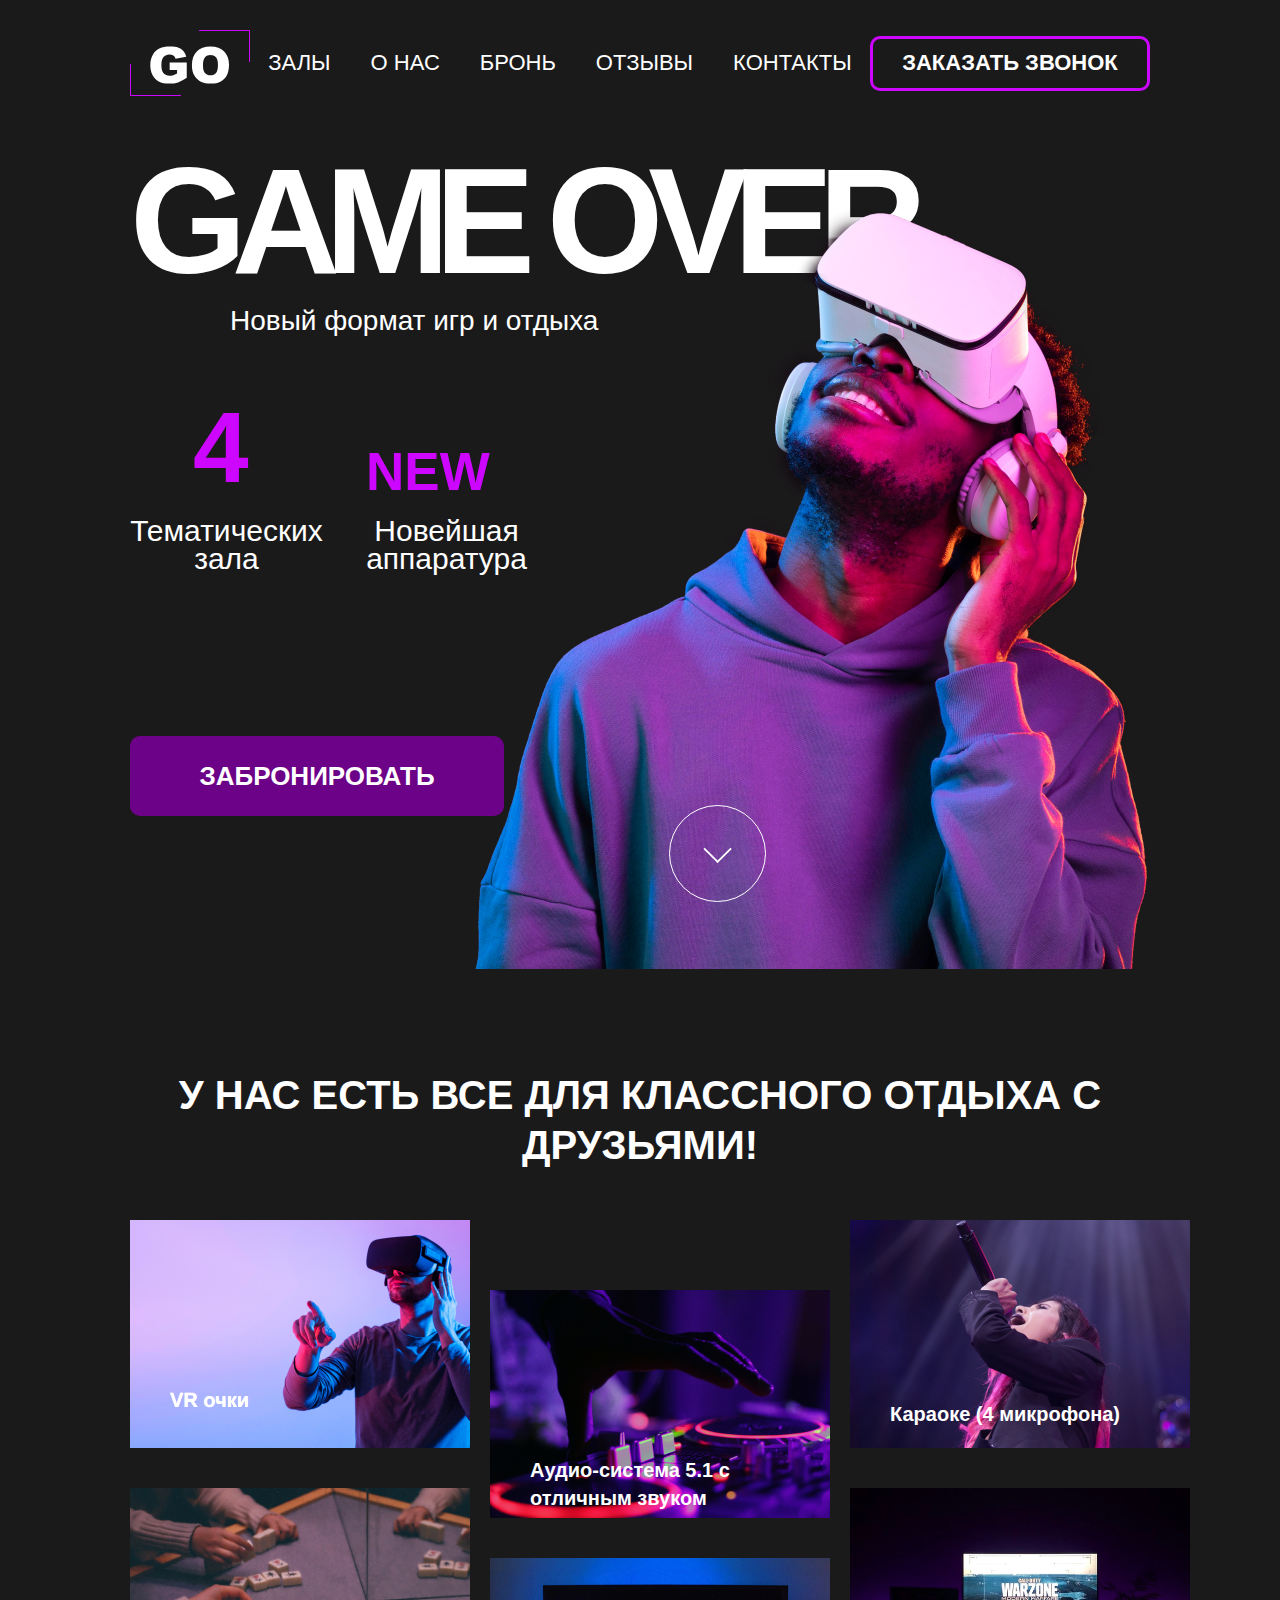
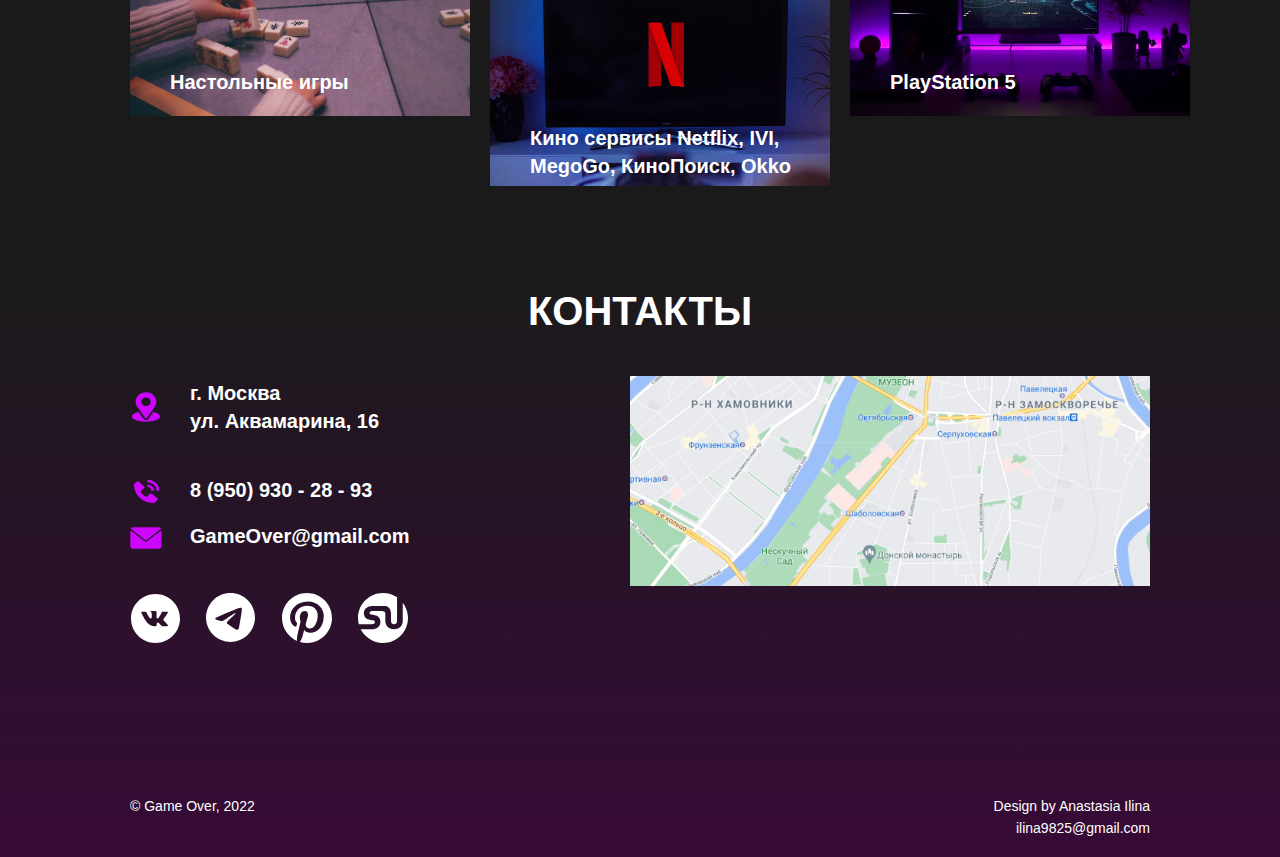
<file: index.html>
<!DOCTYPE html>
<html lang="ru">
  <head>
    <meta charset="UTF-8">
    <meta name="viewport" content="width=device-width, initial-scale=1.0">
    <link rel="icon" type="image/svg+xml" href="image/favicon.svg">
    <link rel="icon" type="image/x-icon" href="image/favicon.ico">
    <link rel="apple-touch-icon" sizes="180x180" href="image/apple-touch-icon.png">
    <link rel="icon" type="image/png" sizes="32x32" href="image/favicon-32x32.png">
    <link rel="icon" type="image/png" sizes="16x16" href="image/favicon-16x16.png">
    <title>О компании GAME OVER</title>
    <link rel="stylesheet" href="index.css">
  </head>
    <body class="page">
      <script>
        document.addEventListener('click', event => {    if (event.target.matches('button')) {
          event.target.focus()    }})
      </script>
      <header class="header">
        <div class="container">
          <div class="nav-block">
            <div class="header__burger">
              <span></span>
              <a href="#" class="header__burger-link">
              </a>
            </div>
            <img class="header__logo" src="../image/logo.svg" alt="логотип с надписью GO">
            <nav class="navigation">
              <ul class="navigation__list">
                <li class="navigation__item">
                  <a class="navigation__link" href="../index.html#rooms">Залы</a>
                </li>
                <li class="navigation__item">
                  <a class="navigation__link" href="../index.html#Us">О нас</a>
                </li>
                <li class="navigation__item">
                  <a class="navigation__link" href="../index.html#reservation">Бронь</a>
                </li>
                <li class="navigation__item">
                  <a class="navigation__link" href="../index.html#review">Отзывы</a>
                </li>
                <li class="navigation__item">
                  <a class="navigation__link" href="../index.html#contacts">Контакты</a>
                </li>
              </ul>
            </nav>
            <button class="header__button" type="button">Заказать звонок</button>
          </div>
        </div>
      </header>
  
      <main class="main">
        <section class="section section-one">
          <div class="container">
            <h1 class="section-one__title">GAME OVER</h1>
            <p class="section-one__text">Новый формат игр и отдыха</p>
            <div class="section-one__block">
              <div class="section-one__block-text">
                <div class="section-one__block-text-list-room">
                  <p class="section-one__block-text-item-four">4</p>
                  <p class="section-one__block-text-item">Тематических зала</p>
                </div>
                <div class="section-one__block-text-list-new">
                  <p class="section-one__block-text-item-new">new</p>
                  <p class="section-one__block-text-item">Новейшая аппаратура</p>
                </div>
              </div>
            </div>
            <div class="section-one__button">
              <button class="section-one__button-reserv" type="button">Забронировать</button>
              <a href="#options-link" class="button-down">
              </a>
            </div>
          </div>
        </section>

        <section class="section options" id="options-link">
          <div class="container">
            <h2 class="options__title">У нас есть все для классного отдыха с друзьями!</h2>
            <ul class="options__list">
              <div class="options__item-start">
                <li class="options__item options__item-vr">
                  <p class="options__text">VR очки</p>
                </li>
                <li class="options__item options__item-game">
                  <p class="options__text">Настольные игры</p>
                </li>
              </div>
              <div class="options__item-end">
                <li class="options__item options__item-audio">
                  <p class="options__text">Аудио-система 5.1 с отличным звуком</p>
                </li>
                <li class="options__item options__item-netflix">
                  <p class="options__text">Кино сервисы Netflix, IVI, MegoGo, КиноПоиск, Okko</p>
                </li>
              </div>
              <div class="options__item-start">
                <li class="options__item options__item-micro">
                  <p class="options__text">Караоке (4 микрофона)</p>
                </li>
                <li class="options__item options__item-sony">
                  <p class="options__text">РlаyStаtiоn 5</p>
                </li>
              </div>
            </ul>
          </div>
        </section>
  
        <!-- <section class="section rooms">
          <div class="container">
            <h2 class="rooms__title" id="rooms">Наши залы</h2>
            <ul class="rooms__list">
              <li class="rooms__item rooms__item-vibe">
                <a class="rooms__link" href="pages/vibes.html">80's vibes</a>
              </li>
              <li class="rooms__item rooms__item-star">
                <a class="rooms__link" href="pages/starwars.html">Star wars</a>
              </li>
              <li class="rooms__item rooms__item-west">
                <a class="rooms__link" href="pages/wildwest.html">Wild west</a>
              </li>
              <li class="rooms__item rooms__item-neon">
                <a class="rooms__link" href="pages/neon.html">Neon style</a>
              </li>
            </ul>
          </div>
        </section>

        <section class="reserv">
          <div class="reserv__container">
            <div class="reserv__modal">
              <h2 class="reserv__title" id="reservation">Забронировать зал просто</h2>
              <form class="reserv__form" id="reserv" 
              action="https://jsonplaceholder.typicode.com/posts" 
              method="post">
              <fieldset class="reserv__form-rooms">
                <legend class="reserv__form-title">Выбери зал</legend>
              <div class="reserv__form-rooms-wrapper">
                <div class="reserv__form-rooms-btn">
                  <input class="reserv__form-rooms-input" id="radio-vibes" type="radio" name="hall" value="vibes">
                  <label for="radio-vibes">80's vibes</label>
                </div>
                <div class="reserv__form-rooms-btn">
                  <input class="reserv__form-rooms-input" id="radio-sw" type="radio" name="hall" value="sw">
                  <label for="radio-sw">Star Wars</label>
                </div>
                <div class="reserv__form-rooms-btn">
                  <input class="reserv__form-rooms-input" id="radio-west" type="radio" name="hall" value="west">
                  <label for="radio-west">wild west</label>
                </div>
                <div class="reserv__form-rooms-btn">
                  <input class="reserv__form-rooms-input" id="radio-neon" type="radio" name="hall" value="neon">
                  <label for="radio-neon">neon style</label>
                </div>
              </div>
              </fieldset>

              <fieldset class="reserv__form-entertainment">
                <legend class="reserv__form-title">Собери набор развлечений</legend>
                <div class="reserv__form-entertainment-wrapper">
                  <div class="reserv__form-entertainment-console">
                    <p class="reserv__form-entertainment-text">Приставка:</p>
                    <div class="reserv__form-entertainment-block">
                      <input type="radio" class="reserv__form-entertainment-radio" id="radio-ps5" name="console" value="playstation">
                      <label for="radio-ps5" class="reserv__form-entertainment-label">Playstation 5</label>
                    </div>
                    <div class="reserv__form-entertainment-block">
                      <input type="radio" class="reserv__form-entertainment-radio" id="radio-segamd" name="console" value="sega">
                      <label for="radio-segamd" class="reserv__form-entertainment-label">Sega Mega Drive</label>
                    </div>
                    <div class="reserv__form-entertainment-block">
                      <input type="radio" class="reserv__form-entertainment-radio" id="radio-xbox" name="console" value="xbox">
                      <label for="radio-xbox" class="reserv__form-entertainment-label">X-box One S</label>
                    </div>
                    <div class="reserv__form-entertainment-block">
                      <input type="radio" class="reserv__form-entertainment-radio" id="radio-dendy" name="console" value="dendy">
                      <label for="radio-dendy" class="reserv__form-entertainment-label">Dendy</label>
                    </div>
                  </div>
                  <div class="reserv__form-entertainment-table">
                    <p class="reserv__form-entertainment-text">Настольные игры</p>
                    <div class="reserv__form-entertainment-block">
                      <input type="checkbox" class="reserv__form-entertainment-checkbox" id="checkbox-jenga" name="table" value="jenga">
                      <label for="checkbox-jenga" class="reserv__form-entertainment-label">Jenga</label>
                    </div>
                    <div class="reserv__form-entertainment-block">
                      <input type="checkbox" class="reserv__form-entertainment-checkbox" id="checkbox-monopoly" name="table" value="monopoly">
                      <label for="checkbox-monopoly" class="reserv__form-entertainment-label">Monopoly</label>
                    </div>
                    <div class="reserv__form-entertainment-block">
                      <input type="checkbox" class="reserv__form-entertainment-checkbox" id="checkbox-munchkin" name="table" value="munchkin">
                      <label for="checkbox-munchkin" class="reserv__form-entertainment-label">Манчкин</label>
                    </div>
                    <div class="reserv__form-entertainment-block">
                      <input type="checkbox" class="reserv__form-entertainment-checkbox" id="checkbox-alias" name="table" value="alias">
                      <label for="checkbox-alias" class="reserv__form-entertainment-label">Alias</label>
                    </div>
                  </div>
                  <div class="reserv__form-entertainment-add">
                    <p class="reserv__form-entertainment-text">Дополнительно</p>
                    <div class="reserv__form-entertainment-block">
                      <input type="checkbox" class="reserv__form-entertainment-checkbox" id="checkbox-karaoke" name="add" value="karaoke">
                      <label for="checkbox-karaoke" class="reserv__form-entertainment-label">Караоке</label>
                    </div>
                    <div class="reserv__form-entertainment-block">
                      <input type="checkbox" class="reserv__form-entertainment-checkbox" id="checkbox-vr" name="add" value="vr">
                      <label for="checkbox-vr" class="reserv__form-entertainment-label">VR</label>
                    </div>
                  </div>
                </div>
              </fieldset>

              <fieldset class="reserv__form-reg">
                <legend class="reserv__form-title">Выбери дату и время</legend>
                <div class="reserv__form-reg-wrapper">
                  <div class="reserv__form-reg-block-info">
                    <div class="reserv__form-reg-block-date">
                      <label for="reg-date" class="reserv__form-reg-date">Дата
                        <svg xmlns="http://www.w3.org/2000/svg" width="21" height="15" viewBox="0 0 21 15" fill="none">
                          <path d="M10.5 15L1.40673 3.75L19.5933 3.75L10.5 15Z" fill="#211E1E"/>
                          </svg>
                      </label>
                      <input type="date" class="reserv__form-reg-input" id="reg-date" required>
                    </div>
                    <div class="reserv__form-reg-block-time">
                      <label for="reg-time" class="reserv__form-reg-time">Время
                        <svg xmlns="http://www.w3.org/2000/svg" width="21" height="15" viewBox="0 0 21 15" fill="none">
                          <path d="M10.5 15L1.40673 3.75L19.5933 3.75L10.5 15Z" fill="#211E1E"/>
                          </svg>
                      </label>
                      <input type="time" class="reserv__form-reg-input" id="reg-time" required>
                    </div>
                    <div class="reserv__form-reg-block-people">
                      <label for="reg-people" class="reserv__form-reg-number">Сколько человек
                        <svg xmlns="http://www.w3.org/2000/svg" width="21" height="15" viewBox="0 0 21 15" fill="none">
                          <path d="M10.5 15L1.40673 3.75L19.5933 3.75L10.5 15Z" fill="#211E1E"/>
                          </svg>
                      </label>
                      <input type="number" class="reserv__form-reg-input" id="reg-people" required>
                    </div>
                  </div>
                  <div class="reserv__form-reg-block-user">
                    <div class="reserv__form-reg-block-name">
                      <label for="reg-name" class="reserv__form-reg-name">Имя</label>
                      <input type="text" class="reserv__form-reg-input-data" id="reg-name" required>
                    </div>
                    <div class="reserv__form-reg-block-surname">
                      <label for="reg-surname" class="reserv__form-reg-surname">Фамилия</label>
                      <input type="text" class="reserv__form-reg-input-data" id="reg-surname" required>
                    </div>
                  </div>
                  <div class="reserv__form-reg-block-feedback">
                    <div class="reserv__form-reg-block-phone">
                      <label for="reg-phone" class="reserv__form-reg-phone">Телефон</label>
                      <input type="tel" class="reserv__form-reg-input-data" id="reg-phone" required>
                    </div>
                    <div class="reserv__form-reg-block-email">
                      <label for="reg-email" class="reserv__form-reg-email">E-mail</label>
                      <input type="email" class="reserv__form-reg-input-data" id="reg-email" required>
                    </div>
                    <div class="reserv__form-reg-block-button">
                      <button type="submit" class="reserv__form-reg-button">Забронировать</button>
                    </div>
                  </div>
                </div>
              </fieldset>
            </form>
            </div>
          </div>
        </section>
  
        <section class="section about-us">
          <div class="container">
            <h2 class="about-us__title" id="Us">О нас</h2>
            <div class="about-us__wrapper">
              <div class="about-us__block-images">
                <img class="about-us__rooms-img" src="image/about_rooms.jpg" alt="компактные фото примеров залов">
              </div>
              <div class="about-us__block-review">
                <div class="about-us__quote">
                  <p class="about-us__text">Для наших гостей мы создали концептуально новое игровое пространство виртуальной реальности в центральной части города.
                  </p>
                  <p class="about-us__text">Каждый день мы стараемся создавать для вас самую лучшую игровую атмосферу и радовать Вас топовыми игровыми разработками со всего мира.
                  </p>
                </div>
                <p class="about-us__review">GAME OVER &mdash;    это место незабываемых впечатлений</p>
                <blockquote class="about-us__blockquote">
                <div class="about-us__block3">
                  <img class="about-us__blockquote-img" src="image/quote.jpg" alt="аватар в виде фото Аркадия Абакшина ">
                  <p class="about-us__blockquote-text">Аркадий Абакшин,      создатель игровой территории GAME OVER</p>
                </div>
                </blockquote>
              </div>
            </div>
          </div>
        </section>
  
        <section class="section review">
          <div class="review-container">
            <h2 class="review__title" id="review">ОТЗЫВЫ ПОСЕТИТЕЛЕЙ</h2>
            <div class="review__wrapper">
              <div class="review__name">
                    <p class="review__text">Отмечали здесь день рождения с компанией друзей, все было очень круто! VR очки это просто бомба, никогда еще я не был в таком полном игровом погружении. Сервис на высоте!
                    </p>
                  <figure class="review__figure">
                    <div class="review__block">
                      <img class="review__img review__img-max" src="image/avamax.png" alt="Аватар молодого человека с белоснежной улыбкой">
                    </div>
                    <figcaption class="review__figure-caption">Макс Самойлов</figcaption>
                  </figure>
              </div>
      
              <div class="review__name">
                    <p class="review__text">Были в команде Дикий Запад, пели караоке под Шакиру, отличный получился корпоратив! У нас в городе больше нет подобных заведений
                    </p>
                  <figure class="review__figure">
                    <div class="review__block">
                      <img class="review__img review__img-oksana" src="image/avaoks.png" alt="Аватар красивой молодой девушки в соломенной шляпке">
                    </div>
                    <figcaption class="review__figure-caption">Оксана Григорьева</figcaption>
                  </figure>
              </div>
      
              <div class="review__name">
                    <p class="review__text">Немного подвисала игра в VR очках, а так все норм. Крутое оформление комнаты в стиле звездных войн, попал в атмосферу космоса
                    </p>
                  <figure class="review__figure">
                    <div class="review__block">
                      <img class="review__img review__img-nikita" src="image/avanik.png" alt="Аватар серьезного молодого человека в очках">
                    </div>
                    <figcaption class="review__figure-caption">Никита Ященко</figcaption>
                  </figure>
              </div>
              </div>
            </div>
        </section>

        <section class="section faq">
          <div class="container">
            <h2 class="faq__title">Частые вопросы</h2>
            <ul class="faq__list">
              <li class="faq__item">Можно ли забронировать комнату онлайн?
                <button class="faq__item-btn" type="button"></button>
              </li>
              <li class="faq__item">Могут ли мне вернуть деньги за бронь?
                <button class="faq__item-btn" type="button"></button>
              </li>
              <li class="faq__item">Какая комната самая популярная?
                <button class="faq__item-btn" type="button"></button>
              </li>
              <li class="faq__item">Как получить VIP карту?
                <button class="faq__item-btn" type="button"></button>
              </li>
              <li class="faq__item">Какая комната самая популярная?
                <button class="faq__item-btn" type="button"></button>
              </li>
            </ul>
          </div>
        </section> -->
      </main>
  
      <footer class="footer footer-style">
        <div class="container">
          <h2 class="contacts-title" id="contacts">Контакты</h2>
          <div class="contacts-wrapper">
            <div class="contacts-block-left">
              <address class="address">
                <ul class="address__list">
                  <li class="address__item address__item-moscow">
                    <svg class="address__img" width="35" height="32" viewBox="0 0 35 32" fill="none" xmlns="http://www.w3.org/2000/svg">
                      <path d="M17.4815 0C11.338 0 6.21411 4.52938 6.21411 10.3125C6.21411 12.5126 6.93645 14.4745 8.32275 16.3129L16.6192 28.1616C17.0217 28.7376 17.9421 28.7365 18.3437 28.1616L26.6762 16.2726C28.0326 14.5175 28.7488 12.4567 28.7488 10.3125C28.7488 4.62619 23.6943 0 17.4815 0ZM17.4815 15C14.6576 15 12.3599 12.8971 12.3599 10.3125C12.3599 7.72794 14.6576 5.625 17.4815 5.625C20.3053 5.625 22.603 7.72794 22.603 10.3125C22.603 12.8971 20.3053 15 17.4815 15Z" fill="#CD06FF"/>
                      <path d="M25.4891 21.5435L20.3313 28.9239C18.9962 30.829 15.9593 30.8228 14.6306 28.9257L9.46443 21.5454C4.91897 22.5073 2.11688 24.2693 2.11688 26.375C2.11688 30.0289 10.0333 32 17.4815 32C24.9297 32 32.846 30.0289 32.846 26.375C32.846 24.2678 30.0401 22.5048 25.4891 21.5435Z" fill="#CD06FF"/>
                    </svg><span class="address__text">г. Москва 
                      ул. Аквамарина, 16</span>
                  </li>
                  <li class="address__item address__item-tel">
                    <svg class="address__img" width="35" height="32" viewBox="0 0 35 32" fill="none" xmlns="http://www.w3.org/2000/svg">
                      <path d="M29.1358 14.6654H32.0494C32.0494 7.82541 26.4072 2.66675 18.9237 2.66675V5.33341C24.8412 5.33341 29.1358 9.25741 29.1358 14.6654Z" fill="#CD06FF"/>
                      <path d="M18.9382 10.6667C22.0019 10.6667 23.3086 11.8627 23.3086 14.6667H26.2222C26.2222 10.3667 23.6364 7.99999 18.9382 7.99999V10.6667ZM23.9234 17.924C23.6435 17.6911 23.2756 17.5669 22.8975 17.5776C22.5194 17.5883 22.1607 17.7331 21.897 17.9813L18.4109 21.2627C17.5718 21.116 15.8848 20.6347 14.1483 19.0493C12.4118 17.4587 11.8859 15.9107 11.73 15.148L15.3123 11.956C15.5839 11.7148 15.7422 11.3864 15.7539 11.0403C15.7656 10.6941 15.6297 10.3574 15.3749 10.1013L9.9921 4.68399C9.73722 4.42714 9.38298 4.27133 9.00462 4.24967C8.62625 4.22801 8.25356 4.3422 7.9657 4.56799L4.80447 7.04933C4.55261 7.28068 4.40228 7.58859 4.382 7.91466C4.36015 8.24799 3.94351 16.144 10.6331 22.2693C16.469 27.6093 23.7792 28 25.7924 28C26.0867 28 26.2674 27.992 26.3154 27.9893C26.6716 27.9711 27.0079 27.8329 27.2594 27.6013L29.9691 24.7067C30.2159 24.4434 30.341 24.1024 30.3176 23.7561C30.2942 23.4098 30.1242 23.0855 29.8438 22.852L23.9234 17.924Z" fill="#CD06FF"/>
                    </svg><a class="address__link" href="tel:89509302893">8 (950) 930 - 28 - 93</a>
                  </li>
                  <li class="address__item">
                    <svg class="address__img" width="36" height="32" viewBox="0 0 36 32" fill="none" xmlns="http://www.w3.org/2000/svg">
                      <path d="M1.10021 5.94725C5.89873 9.66669 14.3187 16.2103 16.7934 18.2506C17.1256 18.526 17.4819 18.666 17.8518 18.666C18.221 18.666 18.5767 18.5273 18.9082 18.2533C21.385 16.2109 29.8049 9.66669 34.6035 5.94725C34.9023 5.71612 34.9478 5.30987 34.706 5.02731C34.1468 4.37437 33.3132 4 32.4197 4H3.28396C2.39056 4 1.55684 4.37438 0.997775 5.02738C0.755902 5.30988 0.80145 5.71612 1.10021 5.94725Z" fill="#CD06FF"/>
                      <path d="M34.9108 7.96279C34.6526 7.85279 34.3489 7.89116 34.1341 8.05916C28.8126 12.188 22.0209 17.4804 19.8841 19.2427C18.6847 20.2336 17.0202 20.2336 15.8181 19.2414C13.5405 17.3632 5.91363 11.4289 1.56962 8.0591C1.35335 7.8911 1.04893 7.85404 0.792853 7.96273C0.535411 8.07216 0.370361 8.30785 0.370361 8.5676V25.3332C0.370361 26.804 1.67703 27.9999 3.28396 27.9999H32.4198C34.0267 27.9999 35.3333 26.804 35.3333 25.3332V8.5676C35.3333 8.30785 35.1683 8.07154 34.9108 7.96279Z" fill="#CD06FF"/>
                    </svg><a class="address__link" href="mailto:gameover@gmail.com">GameOver@gmail.com</a>
                  </li>
                </ul>
              </address>
        
              <div class="social">
                <ul class="social__list">
                  <li class="social__item">
                    <a class="social__link" href="http://vk.com" target="_blank">
                      <svg width="50" height="50" viewBox="0 0 49 49" fill="currentColor" xmlns="http://www.w3.org/2000/svg">
                        <path d="M24.9999 1C11.7449 1 0.999878 11.745 0.999878 25C0.999878 38.255 11.7449 49 24.9999 49C38.2549 49 48.9999 38.255 48.9999 25C48.9999 11.745 38.2549 1 24.9999 1ZM34.2299 28.0775C34.2299 28.0775 36.3524 30.1725 36.8749 31.145C36.8899 31.165 36.8974 31.185 36.9024 31.195C37.1149 31.5525 37.1649 31.83 37.0599 32.0375C36.8849 32.3825 36.2849 32.5525 36.0799 32.5675H32.3299C32.0699 32.5675 31.5249 32.5 30.8649 32.045C30.3574 31.69 29.8574 31.1075 29.3699 30.54C28.6424 29.695 28.0124 28.965 27.3774 28.965C27.2967 28.9649 27.2166 28.9775 27.1399 29.0025C26.6599 29.1575 26.0449 29.8425 26.0449 31.6675C26.0449 32.2375 25.5949 32.565 25.2774 32.565H23.5599C22.9749 32.565 19.9274 32.36 17.2274 29.5125C13.9224 26.025 10.9474 19.03 10.9224 18.965C10.7349 18.5125 11.1224 18.27 11.5449 18.27H15.3324C15.8374 18.27 16.0024 18.5775 16.1174 18.85C16.2524 19.1675 16.7474 20.43 17.5599 21.85C18.8774 24.165 19.6849 25.105 20.3324 25.105C20.4538 25.1036 20.573 25.0727 20.6799 25.015C21.5249 24.545 21.3674 21.5325 21.3299 20.9075C21.3299 20.79 21.3274 19.56 20.8949 18.97C20.5849 18.5425 20.0574 18.38 19.7374 18.32C19.8669 18.1413 20.0375 17.9964 20.2349 17.8975C20.8149 17.6075 21.8599 17.565 22.8974 17.565H23.4749C24.5999 17.58 24.8899 17.6525 25.2974 17.755C26.1224 17.9525 26.1399 18.485 26.0674 20.3075C26.0449 20.825 26.0224 21.41 26.0224 22.1C26.0224 22.25 26.0149 22.41 26.0149 22.58C25.9899 23.5075 25.9599 24.56 26.6149 24.9925C26.7003 25.0461 26.799 25.0746 26.8999 25.075C27.1274 25.075 27.8124 25.075 29.6674 21.8925C30.2395 20.8681 30.7366 19.8037 31.1549 18.7075C31.1924 18.6425 31.3024 18.4425 31.4324 18.365C31.5283 18.3161 31.6347 18.2912 31.7424 18.2925H36.1949C36.6799 18.2925 37.0124 18.365 37.0749 18.5525C37.1849 18.85 37.0549 19.7575 35.0224 22.51L34.1149 23.7075C32.2724 26.1225 32.2724 26.245 34.2299 28.0775Z" />
                      </svg>
                    </a>
                  </li>
                  <li class="social__item">
                    <a class="social__link" href="https://web.telegram.org" target="_blank">
                      <svg width="50" height="50" viewBox="0 0 49 49" fill="currentColor" xmlns="http://www.w3.org/2000/svg">
                        <path d="M47.9999 24C47.9999 30.3652 45.4713 36.4697 40.9704 40.9706C36.4696 45.4714 30.3651 48 23.9999 48C17.6347 48 11.5302 45.4714 7.02932 40.9706C2.52844 36.4697 -0.00012207 30.3652 -0.00012207 24C-0.00012207 17.6348 2.52844 11.5303 7.02932 7.02944C11.5302 2.52856 17.6347 0 23.9999 0C30.3651 0 36.4696 2.52856 40.9704 7.02944C45.4713 11.5303 47.9999 17.6348 47.9999 24ZM24.8609 17.718C22.5269 18.69 17.8589 20.7 10.8629 23.748C9.72888 24.198 9.13188 24.642 9.07788 25.074C8.98788 25.803 9.90288 26.091 11.1479 26.484L11.6729 26.649C12.8969 27.048 14.5469 27.513 15.4019 27.531C16.1819 27.549 17.0489 27.231 18.0059 26.571C24.5429 22.158 27.9179 19.929 28.1279 19.881C28.2779 19.845 28.4879 19.803 28.6259 19.929C28.7669 20.052 28.7519 20.289 28.7369 20.352C28.6469 20.739 25.0559 24.075 23.1989 25.803C22.6199 26.343 22.2089 26.724 22.1249 26.811C21.9399 27 21.7519 27.1861 21.5609 27.369C20.4209 28.467 19.5689 29.289 21.6059 30.633C22.5869 31.281 23.3729 31.812 24.1559 32.346C25.0079 32.928 25.8599 33.507 26.9639 34.233C27.2429 34.413 27.5129 34.608 27.7739 34.794C28.7669 35.502 29.6639 36.138 30.7649 36.036C31.4069 35.976 32.0699 35.376 32.4059 33.576C33.2009 29.325 34.7639 20.118 35.1239 16.323C35.1458 16.0075 35.1328 15.6906 35.0849 15.378C35.0566 15.1258 34.9346 14.8934 34.7429 14.727C34.4699 14.5386 34.1445 14.4409 33.8129 14.448C32.9129 14.463 31.5239 14.946 24.8609 17.718Z" />
                      </svg>
                    </a>
                  </li>
                  <li class="social__item">
                    <a class="social__link" href="https://ru.pinterest.com/" target="_blank">
                      <svg width="50" height="50" viewBox="0 0 50 50" fill="currentColor" xmlns="http://www.w3.org/2000/svg">
                        <path d="M25.0005 0C11.1947 0 -0.000152588 11.1936 -0.000152588 25.0006C-0.000152588 35.2378 6.15562 44.0314 14.9646 47.8981C14.8941 46.1526 14.9511 44.0558 15.3998 42.159C15.8806 40.1282 18.6165 28.5359 18.6165 28.5359C18.6165 28.5359 17.8178 26.9397 17.8178 24.5808C17.8178 20.8763 19.9652 18.1077 22.6383 18.1077C24.912 18.1077 26.0107 19.8154 26.0107 21.8609C26.0107 24.1468 24.5537 27.5635 23.8037 30.7327C23.1768 33.3859 25.1338 35.5481 27.7498 35.5481C32.4864 35.5481 35.6761 29.4647 35.6761 22.2558C35.6761 16.7782 31.9864 12.6769 25.2742 12.6769C17.6902 12.6769 12.9659 18.3321 12.9659 24.6487C12.9659 26.8282 13.6082 28.3635 14.6146 29.5513C15.0768 30.0981 15.1409 30.318 14.9736 30.9462C14.8537 31.4058 14.5781 32.5128 14.4646 32.9519C14.2986 33.5853 13.7857 33.8109 13.2127 33.5776C9.71972 32.1513 8.0928 28.3263 8.0928 24.0263C8.0928 16.9237 14.0819 8.40898 25.9601 8.40898C35.5056 8.40898 41.7877 15.316 41.7877 22.732C41.7877 32.5378 36.3351 39.8647 28.2979 39.8647C25.5998 39.8647 23.0607 38.4051 22.1909 36.7487C22.1909 36.7487 20.7396 42.5077 20.4325 43.6218C19.9024 45.5494 18.8646 47.4763 17.9159 48.9769C20.2162 49.6571 22.6024 50.0025 25.0011 50.0026C38.8063 50.0013 49.9998 38.8071 49.9998 25.0006C49.9998 11.1936 38.8063 0 25.0005 0Z" />
                      </svg>
                    </a>
                  </li>
                  <li class="social__item">
                    <a class="social__link" href="https://www.stumbleupon.com/" target="_blank">
                      <svg width="50" height="50" viewBox="0 0 50 50" fill="currentColor" xmlns="http://www.w3.org/2000/svg">
                        <path fill-rule="evenodd" clip-rule="evenodd" d="M44.7441 9.66919C48.1583 14.0494 50.0085 19.4463 49.9999 24.9999C49.9999 38.8051 38.805 49.9999 25.0006 49.9999C15.2871 49.9999 6.86597 44.4576 2.72751 36.3647H13.6237C18.816 36.3647 22.4429 33.566 22.4429 29.0923C22.4429 19.6108 11.5051 23.4737 11.5051 20.1089C11.5051 18.4878 12.8057 17.898 15.1858 17.898H22.7692C24.8711 17.898 27.3435 18.275 27.3435 20.5685V28.1243C27.3435 33.5955 31.6159 36.364 36.0441 36.364C40.548 36.364 44.7435 33.5955 44.7435 28.1243V9.66919H44.7441Z" />
                        <path fill-rule="evenodd" clip-rule="evenodd" d="M25.0005 2.43241e-05C30.0173 -0.00698868 34.919 1.50262 39.0626 4.33079V28.3013C39.0626 29.9628 37.7037 31.3224 36.0447 31.3224C34.3838 31.3224 33.0261 29.9628 33.0261 28.3013V21.1186C33.0261 15.3846 30.1242 12.9994 26.3447 12.9994H14.0441C9.59088 12.9994 5.89665 15.834 5.89665 20.3289C5.89665 22.6289 6.8819 25.9994 11.5415 26.8353C15.337 27.5186 16.8351 27.3199 16.8351 29.3506C16.8351 31.3224 14.6261 31.3224 11.7101 31.3224H0.808189C0.269676 29.2582 -0.0019826 27.1334 -0.000143311 25C-0.000143311 11.1981 11.196 2.43241e-05 25.0005 2.43241e-05Z" />
                      </svg>
                    </a>
                  </li>
                </ul>
              </div>
            </div>
            <div class="contacts-block-right">
              <img class="contacts-block-right-img" src="image/map.jpg" alt="Расположение Game Over на карте Москвы">
            </div>
          </div>
          <div class="footer__author">
            <p class="footer__copyright">© Game Over, 2022</p>
            <p class="footer__design">Design by Anastasia Ilina</p>
            <p class="footer__email">ilina9825@gmail.com</p>
          </div>
        </div>
      </footer>
    </body>

</html>
</file>
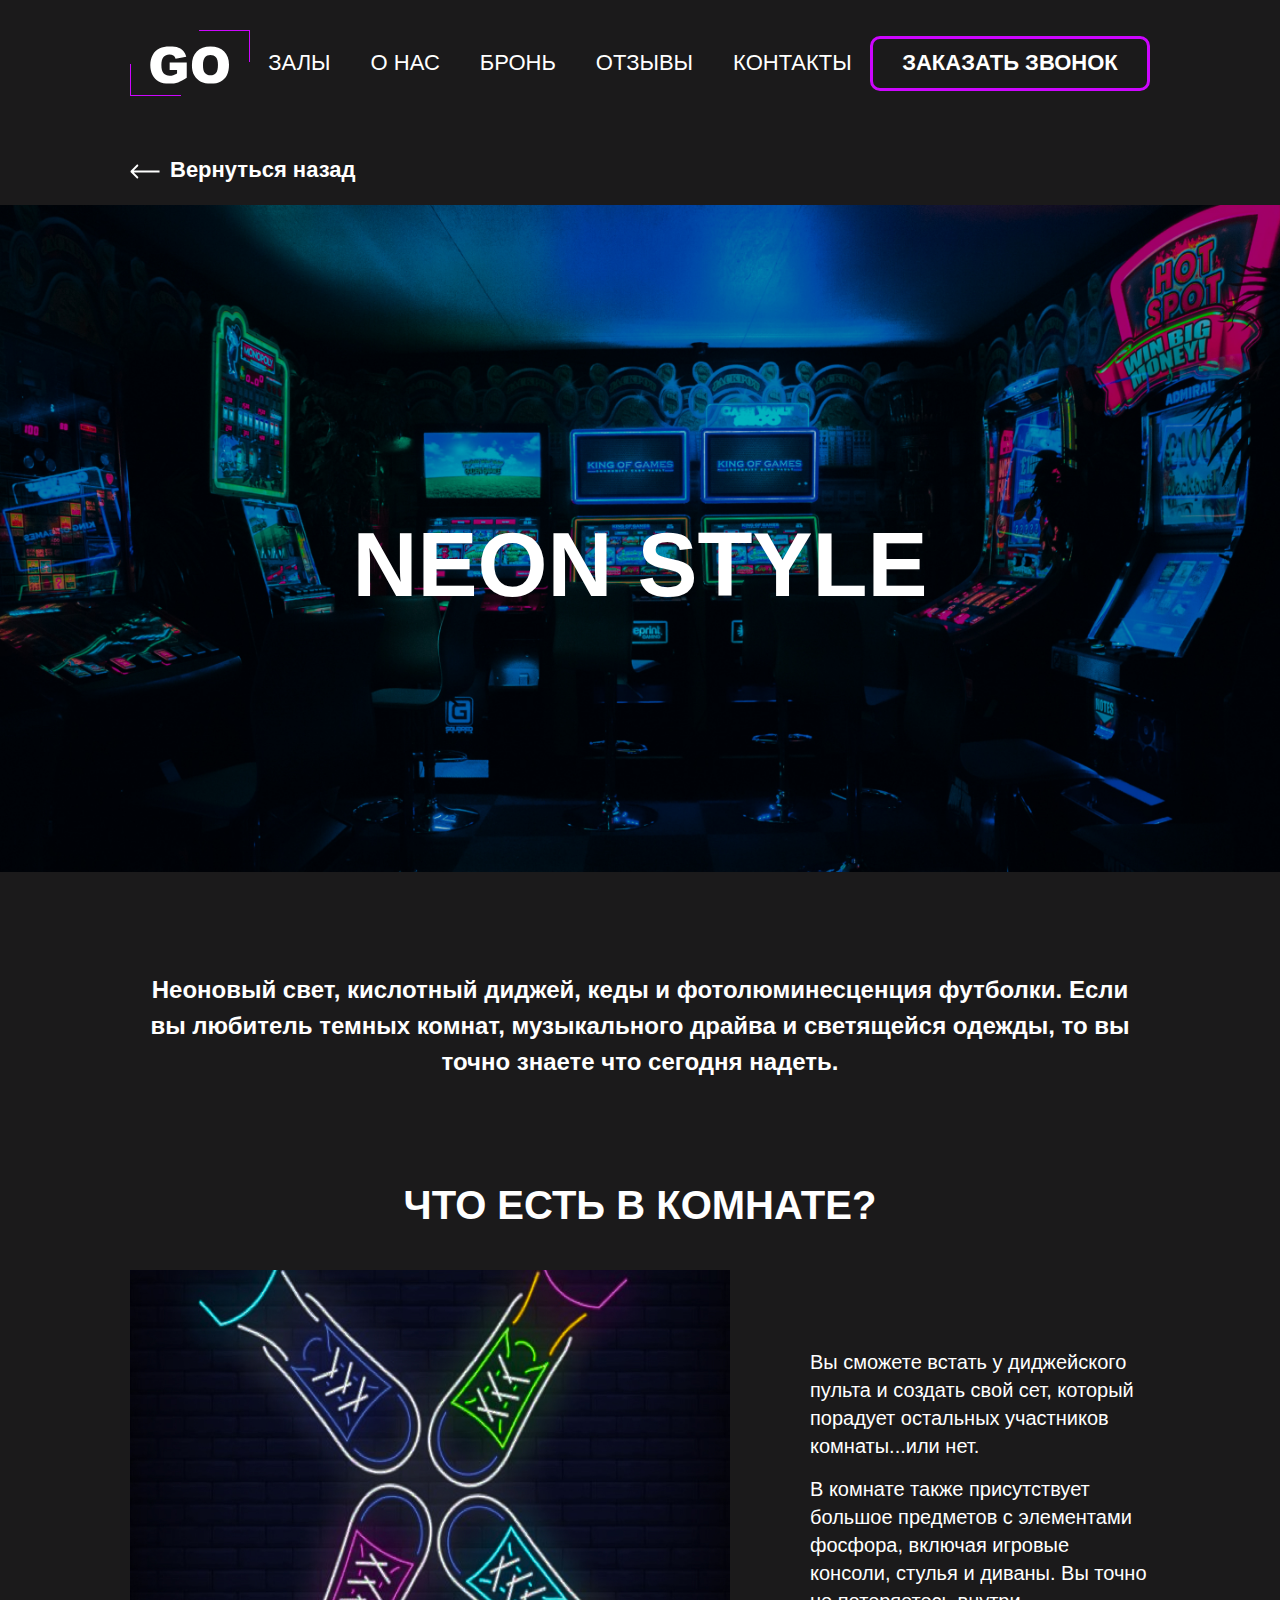
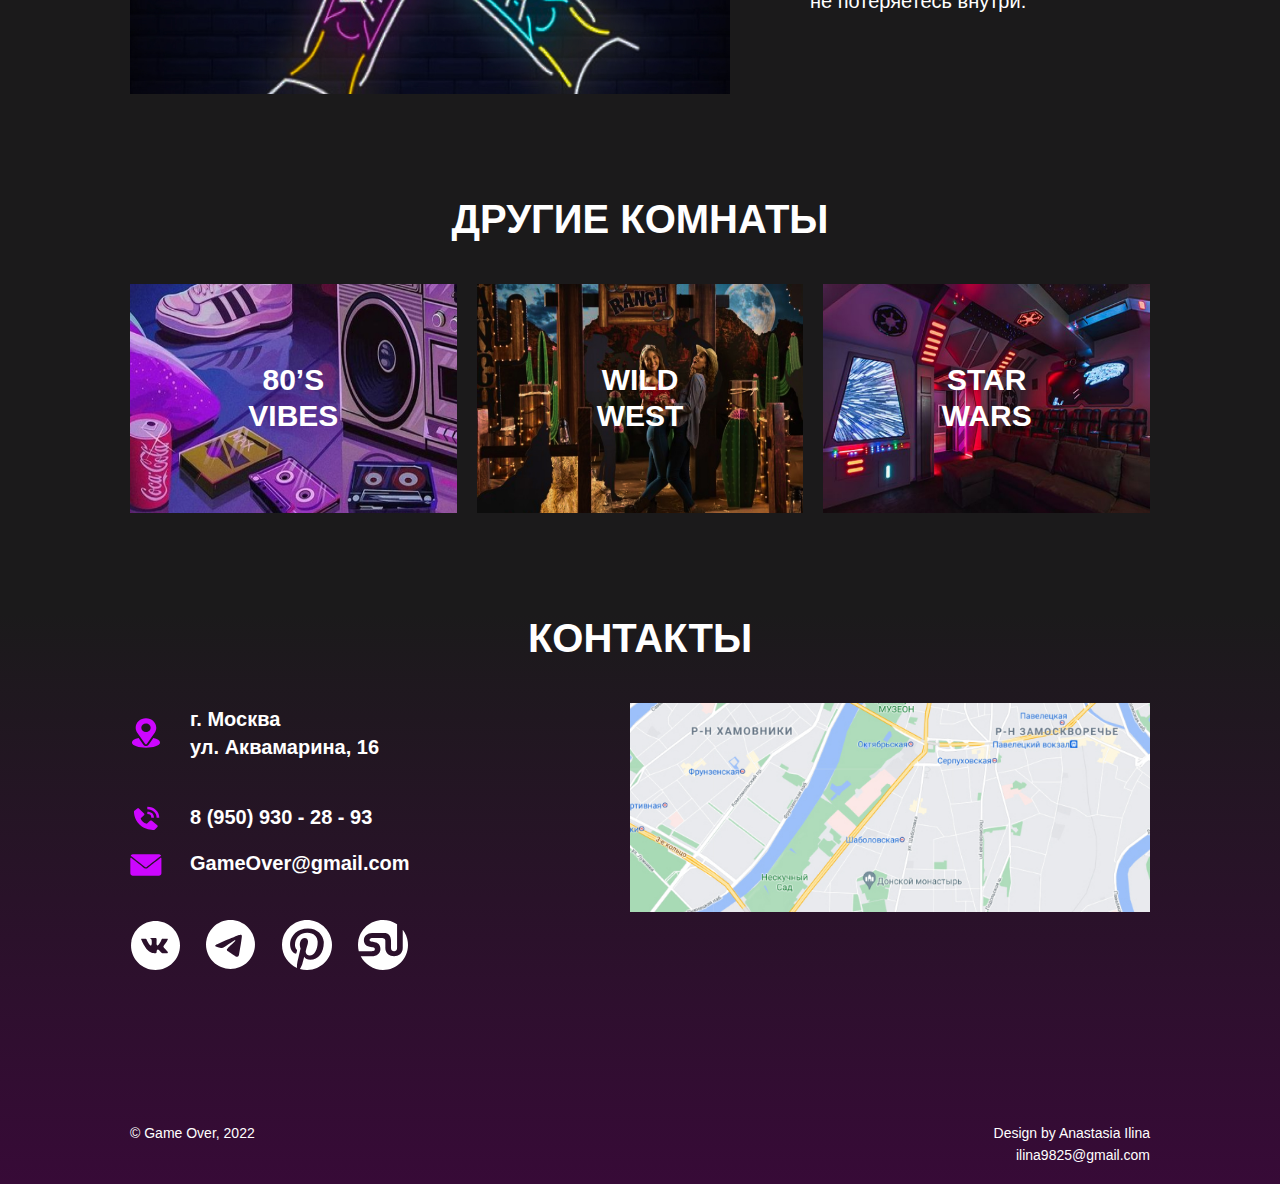
<file: pages/neon.html>
<!DOCTYPE html>
<html lang="ru">
<head>
  <meta charset="UTF-8">
  <meta name="viewport" content="width=device-width, initial-scale=1.0">
  <link rel="icon" type="image/svg+xml" href="../image/favicon.svg">
  <link rel="icon" type="image/x-icon" href="../image/favicon.ico">
  <link rel="apple-touch-icon" sizes="180x180" href="../image/apple-touch-icon.png">
  <link rel="icon" type="image/png" sizes="32x32" href="../image/favicon-32x32.png">
  <link rel="icon" type="image/png" sizes="16x16" href="../image/favicon-16x16.png">
  <link rel="stylesheet" href="../index.css">
  <title>GO Neon Style</title>
</head>
<body class="page">
  <script>
    document.addEventListener('click', event => {    if (event.target.matches('button')) {
      event.target.focus()    }})
  </script>

  <header class="header">
    <div class="container">
      <div class="nav-block">
        <div class="header__burger">
          <span></span>
          <a href="#" class="header__burger-link">
          </a>
        </div>
        <img class="header__logo" src="../image/logo.svg" alt="логотип с надписью GO">
        <nav class="navigation">
          <ul class="navigation__list">
            <li class="navigation__item">
              <a class="navigation__link" href="../index.html#rooms">Залы</a>
            </li>
            <li class="navigation__item">
              <a class="navigation__link" href="../index.html#Us">О нас</a>
            </li>
            <li class="navigation__item">
              <a class="navigation__link" href="../index.html#reservation">Бронь</a>
            </li>
            <li class="navigation__item">
              <a class="navigation__link" href="../index.html#review">Отзывы</a>
            </li>
            <li class="navigation__item">
              <a class="navigation__link" href="../index.html#contacts">Контакты</a>
            </li>
          </ul>
        </nav>
        <button class="header__button" type="button">Заказать звонок</button>
      </div>
      <a href="../index.html" class="header__back">Вернуться назад</a>
    </div>
  </header>

  <main>
    <section class="presentation">
      <div class="presentation__container">
        <img src="../image/present__neon.jpg" class="presentation__img">
        <h1 class="presentation__title">neon style
        </h1>
        <p class="presentation__text">Неоновый свет, кислотный диджей, кеды и фотолюминесценция футболки. Если вы любитель темных комнат, музыкального драйва и светящейся одежды, то вы точно знаете что сегодня надеть. 
        </p>
      </div>
    </section>

    <section class="features">
      <div class="container">
        <h2 class="page__title">Что есть в комнате?
        </h2>
        <div class="features__text text-features">
          <img src="../image/neon.jpg" class="text-features__img" alt="">
          <div class="text-features__content">
            <p  class="text-features__content-desc">Вы сможете встать у диджейского пульта и создать свой сет, который порадует остальных участников комнаты...или нет. 
            </p>
            <p  class="text-features__content-desc">В комнате также присутствует большое предметов с элементами фосфора, включая игровые консоли, стулья и диваны. Вы точно не потеряетесь внутри.
            </p>
          </div>
        </div>
      </div>
    </section>

    <section class="other">
      <div class="container">
        <h2 class="page__title">Другие комнаты
        </h2>
        <div class="other__preview preview-other">
          <a href="../pages/vibes.html" class="preview-other__link"><span class="preview-other__link-style">80’s vibes</span>
            <img src="../image/vibe.jpg" class="other__preview-img" alt="">
          </a>
          <a href="../pages/wildwest.html" class="preview-other__link"><span class="preview-other__link-style">wild west</span>
            <img src="../image/wildwest.jpg" class="other__preview-img" alt="">
          </a>
          <a href="../pages/starwars.html" class="preview-other__link"><span class="preview-other__link-style">star wars</span>
            <img src="../image/starwars.jpg" class="other__preview-img" alt="">
          </a>
        </div>
      </div>
    </section>
  </main>

  <footer class="footer footer-style">
    <div class="container">
      <h2 class="page__title" id="contacts">Контакты</h2>
      <div class="contacts-wrapper">
        <div class="contacts-block-left">
          <address class="address">
            <ul class="address__list">
              <li class="address__item address__item-moscow">
                <svg class="address__img" width="35" height="32" viewBox="0 0 35 32" fill="none" xmlns="http://www.w3.org/2000/svg">
                  <path d="M17.4815 0C11.338 0 6.21411 4.52938 6.21411 10.3125C6.21411 12.5126 6.93645 14.4745 8.32275 16.3129L16.6192 28.1616C17.0217 28.7376 17.9421 28.7365 18.3437 28.1616L26.6762 16.2726C28.0326 14.5175 28.7488 12.4567 28.7488 10.3125C28.7488 4.62619 23.6943 0 17.4815 0ZM17.4815 15C14.6576 15 12.3599 12.8971 12.3599 10.3125C12.3599 7.72794 14.6576 5.625 17.4815 5.625C20.3053 5.625 22.603 7.72794 22.603 10.3125C22.603 12.8971 20.3053 15 17.4815 15Z" fill="#CD06FF"/>
                  <path d="M25.4891 21.5435L20.3313 28.9239C18.9962 30.829 15.9593 30.8228 14.6306 28.9257L9.46443 21.5454C4.91897 22.5073 2.11688 24.2693 2.11688 26.375C2.11688 30.0289 10.0333 32 17.4815 32C24.9297 32 32.846 30.0289 32.846 26.375C32.846 24.2678 30.0401 22.5048 25.4891 21.5435Z" fill="#CD06FF"/>
                </svg><span class="address__text">г. Москва 
                  ул. Аквамарина, 16</span>
              </li>
              <li class="address__item address__item-tel">
                <svg class="address__img" width="35" height="32" viewBox="0 0 35 32" fill="none" xmlns="http://www.w3.org/2000/svg">
                  <path d="M29.1358 14.6654H32.0494C32.0494 7.82541 26.4072 2.66675 18.9237 2.66675V5.33341C24.8412 5.33341 29.1358 9.25741 29.1358 14.6654Z" fill="#CD06FF"/>
                  <path d="M18.9382 10.6667C22.0019 10.6667 23.3086 11.8627 23.3086 14.6667H26.2222C26.2222 10.3667 23.6364 7.99999 18.9382 7.99999V10.6667ZM23.9234 17.924C23.6435 17.6911 23.2756 17.5669 22.8975 17.5776C22.5194 17.5883 22.1607 17.7331 21.897 17.9813L18.4109 21.2627C17.5718 21.116 15.8848 20.6347 14.1483 19.0493C12.4118 17.4587 11.8859 15.9107 11.73 15.148L15.3123 11.956C15.5839 11.7148 15.7422 11.3864 15.7539 11.0403C15.7656 10.6941 15.6297 10.3574 15.3749 10.1013L9.9921 4.68399C9.73722 4.42714 9.38298 4.27133 9.00462 4.24967C8.62625 4.22801 8.25356 4.3422 7.9657 4.56799L4.80447 7.04933C4.55261 7.28068 4.40228 7.58859 4.382 7.91466C4.36015 8.24799 3.94351 16.144 10.6331 22.2693C16.469 27.6093 23.7792 28 25.7924 28C26.0867 28 26.2674 27.992 26.3154 27.9893C26.6716 27.9711 27.0079 27.8329 27.2594 27.6013L29.9691 24.7067C30.2159 24.4434 30.341 24.1024 30.3176 23.7561C30.2942 23.4098 30.1242 23.0855 29.8438 22.852L23.9234 17.924Z" fill="#CD06FF"/>
                </svg><a class="address__link" href="tel:89509302893">8 (950) 930 - 28 - 93</a>
              </li>
              <li class="address__item">
                <svg class="address__img" width="36" height="32" viewBox="0 0 36 32" fill="none" xmlns="http://www.w3.org/2000/svg">
                  <path d="M1.10021 5.94725C5.89873 9.66669 14.3187 16.2103 16.7934 18.2506C17.1256 18.526 17.4819 18.666 17.8518 18.666C18.221 18.666 18.5767 18.5273 18.9082 18.2533C21.385 16.2109 29.8049 9.66669 34.6035 5.94725C34.9023 5.71612 34.9478 5.30987 34.706 5.02731C34.1468 4.37437 33.3132 4 32.4197 4H3.28396C2.39056 4 1.55684 4.37438 0.997775 5.02738C0.755902 5.30988 0.80145 5.71612 1.10021 5.94725Z" fill="#CD06FF"/>
                  <path d="M34.9108 7.96279C34.6526 7.85279 34.3489 7.89116 34.1341 8.05916C28.8126 12.188 22.0209 17.4804 19.8841 19.2427C18.6847 20.2336 17.0202 20.2336 15.8181 19.2414C13.5405 17.3632 5.91363 11.4289 1.56962 8.0591C1.35335 7.8911 1.04893 7.85404 0.792853 7.96273C0.535411 8.07216 0.370361 8.30785 0.370361 8.5676V25.3332C0.370361 26.804 1.67703 27.9999 3.28396 27.9999H32.4198C34.0267 27.9999 35.3333 26.804 35.3333 25.3332V8.5676C35.3333 8.30785 35.1683 8.07154 34.9108 7.96279Z" fill="#CD06FF"/>
                </svg><a class="address__link" href="mailto:gameover@gmail.com">GameOver@gmail.com</a>
              </li>
            </ul>
          </address>
    
          <div class="social">
            <ul class="social__list">
              <li class="social__item">
                <a class="social__link" href="http://vk.com" target="_blank">
                  <svg width="50" height="50" viewBox="0 0 49 49" fill="currentColor" xmlns="http://www.w3.org/2000/svg">
                    <path d="M24.9999 1C11.7449 1 0.999878 11.745 0.999878 25C0.999878 38.255 11.7449 49 24.9999 49C38.2549 49 48.9999 38.255 48.9999 25C48.9999 11.745 38.2549 1 24.9999 1ZM34.2299 28.0775C34.2299 28.0775 36.3524 30.1725 36.8749 31.145C36.8899 31.165 36.8974 31.185 36.9024 31.195C37.1149 31.5525 37.1649 31.83 37.0599 32.0375C36.8849 32.3825 36.2849 32.5525 36.0799 32.5675H32.3299C32.0699 32.5675 31.5249 32.5 30.8649 32.045C30.3574 31.69 29.8574 31.1075 29.3699 30.54C28.6424 29.695 28.0124 28.965 27.3774 28.965C27.2967 28.9649 27.2166 28.9775 27.1399 29.0025C26.6599 29.1575 26.0449 29.8425 26.0449 31.6675C26.0449 32.2375 25.5949 32.565 25.2774 32.565H23.5599C22.9749 32.565 19.9274 32.36 17.2274 29.5125C13.9224 26.025 10.9474 19.03 10.9224 18.965C10.7349 18.5125 11.1224 18.27 11.5449 18.27H15.3324C15.8374 18.27 16.0024 18.5775 16.1174 18.85C16.2524 19.1675 16.7474 20.43 17.5599 21.85C18.8774 24.165 19.6849 25.105 20.3324 25.105C20.4538 25.1036 20.573 25.0727 20.6799 25.015C21.5249 24.545 21.3674 21.5325 21.3299 20.9075C21.3299 20.79 21.3274 19.56 20.8949 18.97C20.5849 18.5425 20.0574 18.38 19.7374 18.32C19.8669 18.1413 20.0375 17.9964 20.2349 17.8975C20.8149 17.6075 21.8599 17.565 22.8974 17.565H23.4749C24.5999 17.58 24.8899 17.6525 25.2974 17.755C26.1224 17.9525 26.1399 18.485 26.0674 20.3075C26.0449 20.825 26.0224 21.41 26.0224 22.1C26.0224 22.25 26.0149 22.41 26.0149 22.58C25.9899 23.5075 25.9599 24.56 26.6149 24.9925C26.7003 25.0461 26.799 25.0746 26.8999 25.075C27.1274 25.075 27.8124 25.075 29.6674 21.8925C30.2395 20.8681 30.7366 19.8037 31.1549 18.7075C31.1924 18.6425 31.3024 18.4425 31.4324 18.365C31.5283 18.3161 31.6347 18.2912 31.7424 18.2925H36.1949C36.6799 18.2925 37.0124 18.365 37.0749 18.5525C37.1849 18.85 37.0549 19.7575 35.0224 22.51L34.1149 23.7075C32.2724 26.1225 32.2724 26.245 34.2299 28.0775Z" />
                  </svg>
                </a>
              </li>
              <li class="social__item">
                <a class="social__link" href="https://web.telegram.org" target="_blank">
                  <svg width="50" height="50" viewBox="0 0 49 49" fill="currentColor" xmlns="http://www.w3.org/2000/svg">
                    <path d="M47.9999 24C47.9999 30.3652 45.4713 36.4697 40.9704 40.9706C36.4696 45.4714 30.3651 48 23.9999 48C17.6347 48 11.5302 45.4714 7.02932 40.9706C2.52844 36.4697 -0.00012207 30.3652 -0.00012207 24C-0.00012207 17.6348 2.52844 11.5303 7.02932 7.02944C11.5302 2.52856 17.6347 0 23.9999 0C30.3651 0 36.4696 2.52856 40.9704 7.02944C45.4713 11.5303 47.9999 17.6348 47.9999 24ZM24.8609 17.718C22.5269 18.69 17.8589 20.7 10.8629 23.748C9.72888 24.198 9.13188 24.642 9.07788 25.074C8.98788 25.803 9.90288 26.091 11.1479 26.484L11.6729 26.649C12.8969 27.048 14.5469 27.513 15.4019 27.531C16.1819 27.549 17.0489 27.231 18.0059 26.571C24.5429 22.158 27.9179 19.929 28.1279 19.881C28.2779 19.845 28.4879 19.803 28.6259 19.929C28.7669 20.052 28.7519 20.289 28.7369 20.352C28.6469 20.739 25.0559 24.075 23.1989 25.803C22.6199 26.343 22.2089 26.724 22.1249 26.811C21.9399 27 21.7519 27.1861 21.5609 27.369C20.4209 28.467 19.5689 29.289 21.6059 30.633C22.5869 31.281 23.3729 31.812 24.1559 32.346C25.0079 32.928 25.8599 33.507 26.9639 34.233C27.2429 34.413 27.5129 34.608 27.7739 34.794C28.7669 35.502 29.6639 36.138 30.7649 36.036C31.4069 35.976 32.0699 35.376 32.4059 33.576C33.2009 29.325 34.7639 20.118 35.1239 16.323C35.1458 16.0075 35.1328 15.6906 35.0849 15.378C35.0566 15.1258 34.9346 14.8934 34.7429 14.727C34.4699 14.5386 34.1445 14.4409 33.8129 14.448C32.9129 14.463 31.5239 14.946 24.8609 17.718Z" />
                  </svg>
                </a>
              </li>
              <li class="social__item">
                <a class="social__link" href="https://ru.pinterest.com/" target="_blank">
                  <svg width="50" height="50" viewBox="0 0 50 50" fill="currentColor" xmlns="http://www.w3.org/2000/svg">
                    <path d="M25.0005 0C11.1947 0 -0.000152588 11.1936 -0.000152588 25.0006C-0.000152588 35.2378 6.15562 44.0314 14.9646 47.8981C14.8941 46.1526 14.9511 44.0558 15.3998 42.159C15.8806 40.1282 18.6165 28.5359 18.6165 28.5359C18.6165 28.5359 17.8178 26.9397 17.8178 24.5808C17.8178 20.8763 19.9652 18.1077 22.6383 18.1077C24.912 18.1077 26.0107 19.8154 26.0107 21.8609C26.0107 24.1468 24.5537 27.5635 23.8037 30.7327C23.1768 33.3859 25.1338 35.5481 27.7498 35.5481C32.4864 35.5481 35.6761 29.4647 35.6761 22.2558C35.6761 16.7782 31.9864 12.6769 25.2742 12.6769C17.6902 12.6769 12.9659 18.3321 12.9659 24.6487C12.9659 26.8282 13.6082 28.3635 14.6146 29.5513C15.0768 30.0981 15.1409 30.318 14.9736 30.9462C14.8537 31.4058 14.5781 32.5128 14.4646 32.9519C14.2986 33.5853 13.7857 33.8109 13.2127 33.5776C9.71972 32.1513 8.0928 28.3263 8.0928 24.0263C8.0928 16.9237 14.0819 8.40898 25.9601 8.40898C35.5056 8.40898 41.7877 15.316 41.7877 22.732C41.7877 32.5378 36.3351 39.8647 28.2979 39.8647C25.5998 39.8647 23.0607 38.4051 22.1909 36.7487C22.1909 36.7487 20.7396 42.5077 20.4325 43.6218C19.9024 45.5494 18.8646 47.4763 17.9159 48.9769C20.2162 49.6571 22.6024 50.0025 25.0011 50.0026C38.8063 50.0013 49.9998 38.8071 49.9998 25.0006C49.9998 11.1936 38.8063 0 25.0005 0Z" />
                  </svg>
                </a>
              </li>
              <li class="social__item">
                <a class="social__link" href="https://www.stumbleupon.com/" target="_blank">
                  <svg width="50" height="50" viewBox="0 0 50 50" fill="currentColor" xmlns="http://www.w3.org/2000/svg">
                    <path fill-rule="evenodd" clip-rule="evenodd" d="M44.7441 9.66919C48.1583 14.0494 50.0085 19.4463 49.9999 24.9999C49.9999 38.8051 38.805 49.9999 25.0006 49.9999C15.2871 49.9999 6.86597 44.4576 2.72751 36.3647H13.6237C18.816 36.3647 22.4429 33.566 22.4429 29.0923C22.4429 19.6108 11.5051 23.4737 11.5051 20.1089C11.5051 18.4878 12.8057 17.898 15.1858 17.898H22.7692C24.8711 17.898 27.3435 18.275 27.3435 20.5685V28.1243C27.3435 33.5955 31.6159 36.364 36.0441 36.364C40.548 36.364 44.7435 33.5955 44.7435 28.1243V9.66919H44.7441Z" />
                    <path fill-rule="evenodd" clip-rule="evenodd" d="M25.0005 2.43241e-05C30.0173 -0.00698868 34.919 1.50262 39.0626 4.33079V28.3013C39.0626 29.9628 37.7037 31.3224 36.0447 31.3224C34.3838 31.3224 33.0261 29.9628 33.0261 28.3013V21.1186C33.0261 15.3846 30.1242 12.9994 26.3447 12.9994H14.0441C9.59088 12.9994 5.89665 15.834 5.89665 20.3289C5.89665 22.6289 6.8819 25.9994 11.5415 26.8353C15.337 27.5186 16.8351 27.3199 16.8351 29.3506C16.8351 31.3224 14.6261 31.3224 11.7101 31.3224H0.808189C0.269676 29.2582 -0.0019826 27.1334 -0.000143311 25C-0.000143311 11.1981 11.196 2.43241e-05 25.0005 2.43241e-05Z" />
                  </svg>
                </a>
              </li>
            </ul>
          </div>
        </div>
        <div class="contacts-block-right">
          <img class="contacts-block-right-img" src="../image/map.jpg" alt="Расположение Game Over на карте Москвы">
        </div>
      </div>
      <div class="footer__author">
        <p class="footer__copyright">© Game Over, 2022</p>
        <p class="footer__design">Design by Anastasia Ilina</p>
        <p class="footer__email">ilina9825@gmail.com</p>
      </div>
    </div>
  </footer>
</body>
</html>
</file>
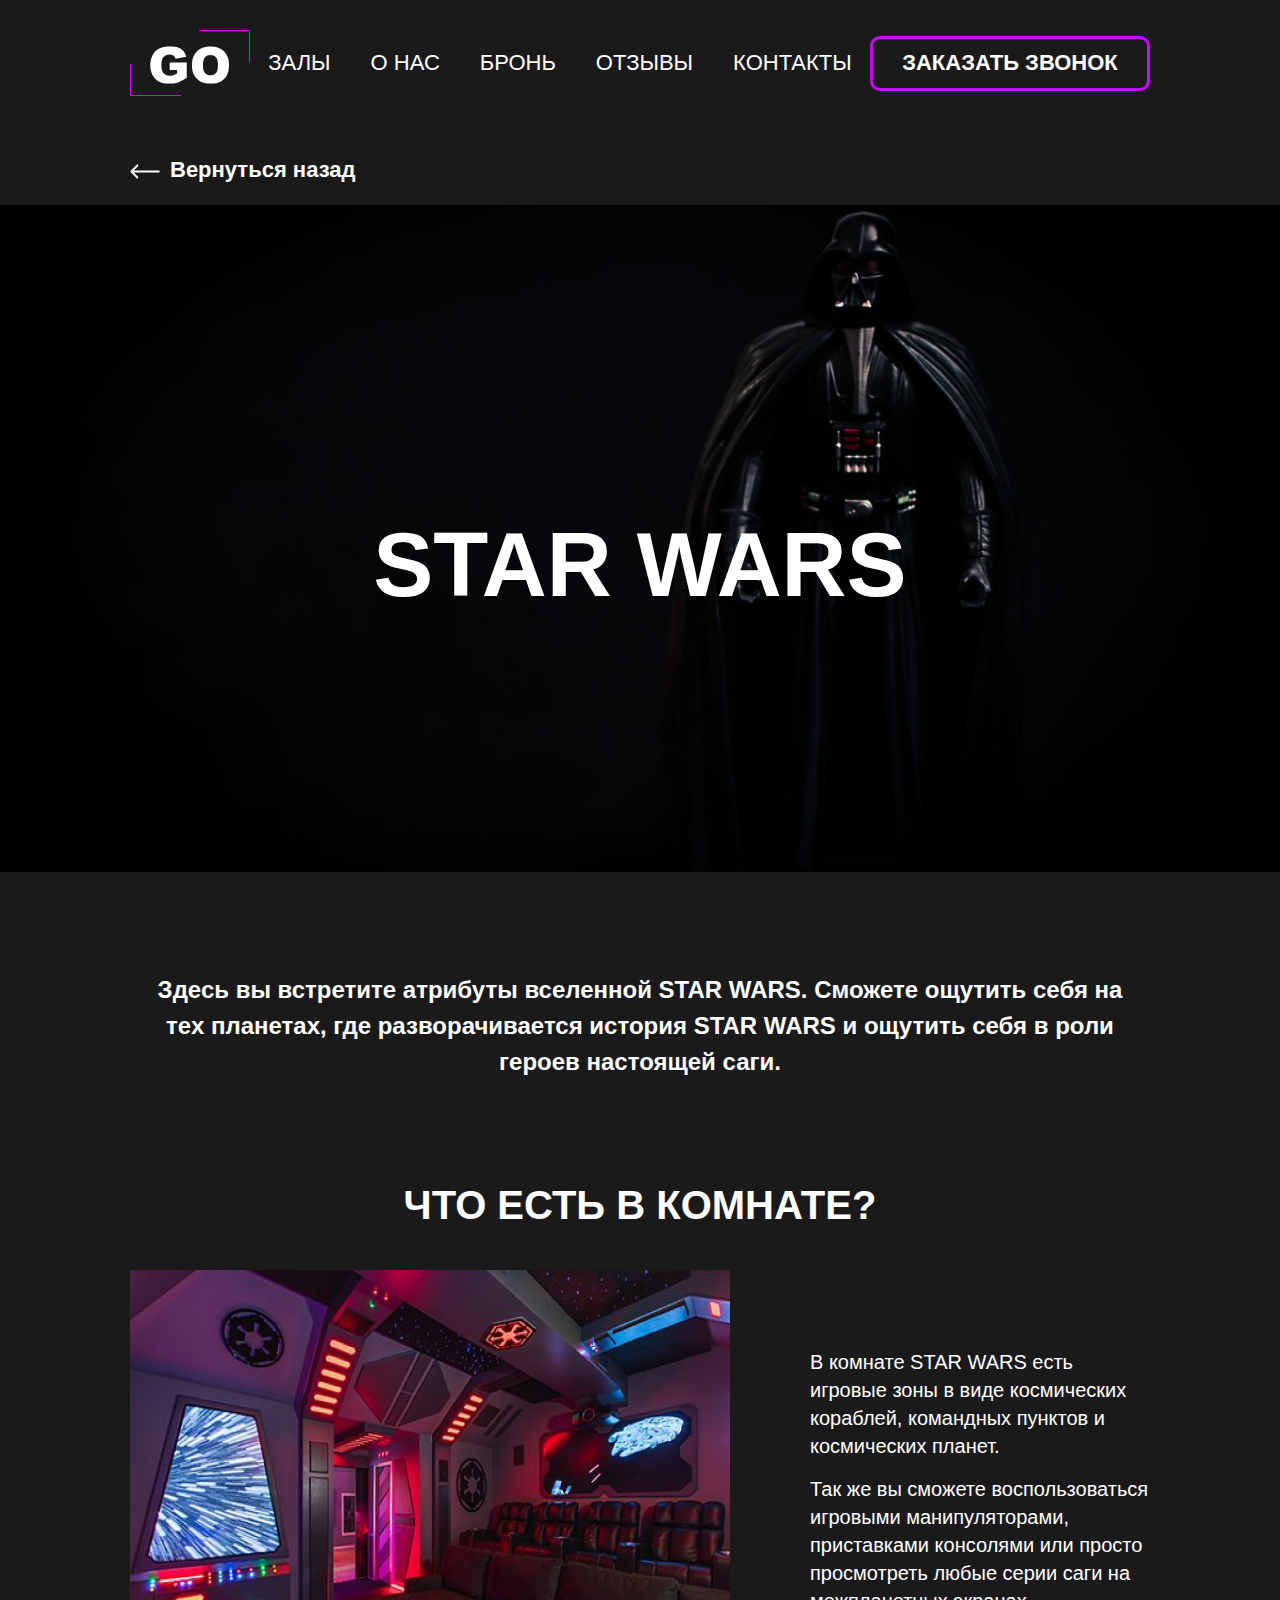
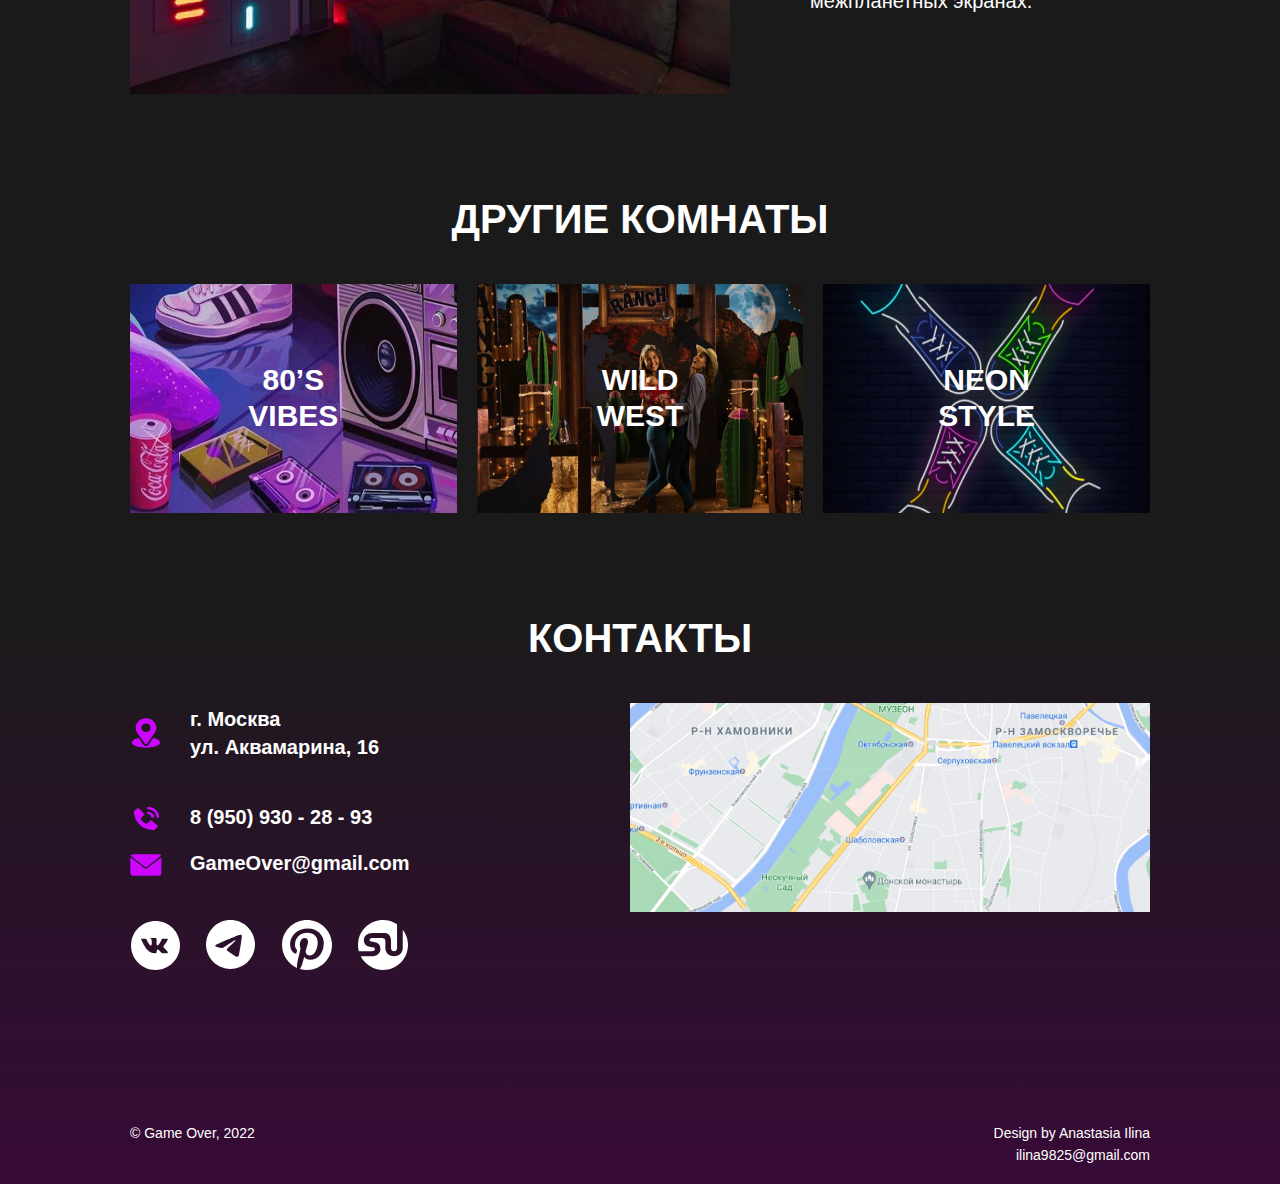
<file: pages/starwars.html>
<!DOCTYPE html>
<html lang="ru">
<head>
  <meta charset="UTF-8">
  <meta name="viewport" content="width=device-width, initial-scale=1.0">
  <link rel="icon" type="image/svg+xml" href="../image/favicon.svg">
  <link rel="icon" type="image/x-icon" href="../image/favicon.ico">
  <link rel="apple-touch-icon" sizes="180x180" href="../image/apple-touch-icon.png">
  <link rel="icon" type="image/png" sizes="32x32" href="../image/favicon-32x32.png">
  <link rel="icon" type="image/png" sizes="16x16" href="../image/favicon-16x16.png">
  <link rel="stylesheet" href="../index.css">
  <title>GO Star-Wars</title>
</head>
<body class="page">
  <script>
    document.addEventListener('click', event => {    if (event.target.matches('button')) {
      event.target.focus()    }})
  </script>

  <header class="header">
    <div class="container">
      <div class="nav-block">
        <img class="header__logo" src="../image/logo.svg" alt="логотип с надписью GO">
        <nav class="navigation">
          <ul class="navigation__list">
            <li class="navigation__item">
              <a class="navigation__link" href="../index.html#rooms">Залы</a>
            </li>
            <li class="navigation__item">
              <a class="navigation__link" href="../index.html#Us">О нас</a>
            </li>
            <li class="navigation__item">
              <a class="navigation__link" href="../index.html#reservation">Бронь</a>
            </li>
            <li class="navigation__item">
              <a class="navigation__link" href="../index.html#review">Отзывы</a>
            </li>
            <li class="navigation__item">
              <a class="navigation__link" href="../index.html#contacts">Контакты</a>
            </li>
          </ul>
        </nav>
        <button class="header__button" type="button">Заказать звонок</button>
      </div>
      <a href="../index.html" class="header__back">Вернуться назад</a>
    </div>
  </header>

  <main>
    <section class="presentation">
      <div class="presentation__container">
        <img src="../image/present__sw.jpg" class="presentation__img">
        <h1 class="presentation__title">Star wars
        </h1>
        <p class="presentation__text">Здесь вы встретите атрибуты вселенной STAR WARS. Сможете ощутить себя на тех планетах, где разворачивается история STAR WARS и ощутить себя в роли героев наcтоящей саги.  
        </p>
      </div>
    </section>

    <section class="features">
      <div class="container">
        <h2 class="page__title">Что есть в комнате?
        </h2>
        <div class="features__text text-features">
          <img src="../image/starwars.jpg" class="text-features__img" alt="">
          <div class="text-features__content">
            <p  class="text-features__content-desc">В комнате STAR WARS есть игровые зоны в виде космических кораблей, командных пунктов и космических планет. 
            </p>
            <p  class="text-features__content-desc">Так же вы сможете воспользоваться игровыми манипуляторами, приставками консолями или просто просмотреть любые серии саги на межпланетных экранах.
            </p>
          </div>
        </div>
      </div>
    </section>

    <section class="other">
      <div class="container">
        <h2 class="page__title">Другие комнаты
        </h2>
        <div class="other__preview preview-other">
          <a href="../pages/vibes.html" class="preview-other__link"><span class="preview-other__link-style">80’s vibes</span>
            <img src="../image/vibe.jpg" class="other__preview-img" alt="">
          </a>
          <a href="../pages/wildwest.html" class="preview-other__link"><span class="preview-other__link-style">wild west</span>
            <img src="../image/wildwest.jpg" class="other__preview-img" alt="">
          </a>
          <a href="../pages/neon.html" class="preview-other__link"><span class="preview-other__link-style">neon style</span>
            <img src="../image/neon.jpg" class="other__preview-img" alt="">
          </a>
        </div>
      </div>
    </section>
  </main>

  <footer class="footer footer-style">
    <div class="container">
      <h2 class="contacts-title" id="contacts">Контакты</h2>
      <div class="contacts-wrapper">
        <div class="contacts-block-left">
          <address class="address">
            <ul class="address__list">
              <li class="address__item address__item-moscow">
                <svg class="address__img" width="35" height="32" viewBox="0 0 35 32" fill="none" xmlns="http://www.w3.org/2000/svg">
                  <path d="M17.4815 0C11.338 0 6.21411 4.52938 6.21411 10.3125C6.21411 12.5126 6.93645 14.4745 8.32275 16.3129L16.6192 28.1616C17.0217 28.7376 17.9421 28.7365 18.3437 28.1616L26.6762 16.2726C28.0326 14.5175 28.7488 12.4567 28.7488 10.3125C28.7488 4.62619 23.6943 0 17.4815 0ZM17.4815 15C14.6576 15 12.3599 12.8971 12.3599 10.3125C12.3599 7.72794 14.6576 5.625 17.4815 5.625C20.3053 5.625 22.603 7.72794 22.603 10.3125C22.603 12.8971 20.3053 15 17.4815 15Z" fill="#CD06FF"/>
                  <path d="M25.4891 21.5435L20.3313 28.9239C18.9962 30.829 15.9593 30.8228 14.6306 28.9257L9.46443 21.5454C4.91897 22.5073 2.11688 24.2693 2.11688 26.375C2.11688 30.0289 10.0333 32 17.4815 32C24.9297 32 32.846 30.0289 32.846 26.375C32.846 24.2678 30.0401 22.5048 25.4891 21.5435Z" fill="#CD06FF"/>
                </svg><span class="address__text">г. Москва 
                  ул. Аквамарина, 16</span>
              </li>
              <li class="address__item address__item-tel">
                <svg class="address__img" width="35" height="32" viewBox="0 0 35 32" fill="none" xmlns="http://www.w3.org/2000/svg">
                  <path d="M29.1358 14.6654H32.0494C32.0494 7.82541 26.4072 2.66675 18.9237 2.66675V5.33341C24.8412 5.33341 29.1358 9.25741 29.1358 14.6654Z" fill="#CD06FF"/>
                  <path d="M18.9382 10.6667C22.0019 10.6667 23.3086 11.8627 23.3086 14.6667H26.2222C26.2222 10.3667 23.6364 7.99999 18.9382 7.99999V10.6667ZM23.9234 17.924C23.6435 17.6911 23.2756 17.5669 22.8975 17.5776C22.5194 17.5883 22.1607 17.7331 21.897 17.9813L18.4109 21.2627C17.5718 21.116 15.8848 20.6347 14.1483 19.0493C12.4118 17.4587 11.8859 15.9107 11.73 15.148L15.3123 11.956C15.5839 11.7148 15.7422 11.3864 15.7539 11.0403C15.7656 10.6941 15.6297 10.3574 15.3749 10.1013L9.9921 4.68399C9.73722 4.42714 9.38298 4.27133 9.00462 4.24967C8.62625 4.22801 8.25356 4.3422 7.9657 4.56799L4.80447 7.04933C4.55261 7.28068 4.40228 7.58859 4.382 7.91466C4.36015 8.24799 3.94351 16.144 10.6331 22.2693C16.469 27.6093 23.7792 28 25.7924 28C26.0867 28 26.2674 27.992 26.3154 27.9893C26.6716 27.9711 27.0079 27.8329 27.2594 27.6013L29.9691 24.7067C30.2159 24.4434 30.341 24.1024 30.3176 23.7561C30.2942 23.4098 30.1242 23.0855 29.8438 22.852L23.9234 17.924Z" fill="#CD06FF"/>
                </svg><a class="address__link" href="tel:89509302893">8 (950) 930 - 28 - 93</a>
              </li>
              <li class="address__item">
                <svg class="address__img" width="36" height="32" viewBox="0 0 36 32" fill="none" xmlns="http://www.w3.org/2000/svg">
                  <path d="M1.10021 5.94725C5.89873 9.66669 14.3187 16.2103 16.7934 18.2506C17.1256 18.526 17.4819 18.666 17.8518 18.666C18.221 18.666 18.5767 18.5273 18.9082 18.2533C21.385 16.2109 29.8049 9.66669 34.6035 5.94725C34.9023 5.71612 34.9478 5.30987 34.706 5.02731C34.1468 4.37437 33.3132 4 32.4197 4H3.28396C2.39056 4 1.55684 4.37438 0.997775 5.02738C0.755902 5.30988 0.80145 5.71612 1.10021 5.94725Z" fill="#CD06FF"/>
                  <path d="M34.9108 7.96279C34.6526 7.85279 34.3489 7.89116 34.1341 8.05916C28.8126 12.188 22.0209 17.4804 19.8841 19.2427C18.6847 20.2336 17.0202 20.2336 15.8181 19.2414C13.5405 17.3632 5.91363 11.4289 1.56962 8.0591C1.35335 7.8911 1.04893 7.85404 0.792853 7.96273C0.535411 8.07216 0.370361 8.30785 0.370361 8.5676V25.3332C0.370361 26.804 1.67703 27.9999 3.28396 27.9999H32.4198C34.0267 27.9999 35.3333 26.804 35.3333 25.3332V8.5676C35.3333 8.30785 35.1683 8.07154 34.9108 7.96279Z" fill="#CD06FF"/>
                </svg><a class="address__link" href="mailto:gameover@gmail.com">GameOver@gmail.com</a>
              </li>
            </ul>
          </address>
    
          <div class="social">
            <ul class="social__list">
              <li class="social__item">
                <a class="social__link" href="http://vk.com" target="_blank">
                  <svg width="50" height="50" viewBox="0 0 49 49" fill="currentColor" xmlns="http://www.w3.org/2000/svg">
                    <path d="M24.9999 1C11.7449 1 0.999878 11.745 0.999878 25C0.999878 38.255 11.7449 49 24.9999 49C38.2549 49 48.9999 38.255 48.9999 25C48.9999 11.745 38.2549 1 24.9999 1ZM34.2299 28.0775C34.2299 28.0775 36.3524 30.1725 36.8749 31.145C36.8899 31.165 36.8974 31.185 36.9024 31.195C37.1149 31.5525 37.1649 31.83 37.0599 32.0375C36.8849 32.3825 36.2849 32.5525 36.0799 32.5675H32.3299C32.0699 32.5675 31.5249 32.5 30.8649 32.045C30.3574 31.69 29.8574 31.1075 29.3699 30.54C28.6424 29.695 28.0124 28.965 27.3774 28.965C27.2967 28.9649 27.2166 28.9775 27.1399 29.0025C26.6599 29.1575 26.0449 29.8425 26.0449 31.6675C26.0449 32.2375 25.5949 32.565 25.2774 32.565H23.5599C22.9749 32.565 19.9274 32.36 17.2274 29.5125C13.9224 26.025 10.9474 19.03 10.9224 18.965C10.7349 18.5125 11.1224 18.27 11.5449 18.27H15.3324C15.8374 18.27 16.0024 18.5775 16.1174 18.85C16.2524 19.1675 16.7474 20.43 17.5599 21.85C18.8774 24.165 19.6849 25.105 20.3324 25.105C20.4538 25.1036 20.573 25.0727 20.6799 25.015C21.5249 24.545 21.3674 21.5325 21.3299 20.9075C21.3299 20.79 21.3274 19.56 20.8949 18.97C20.5849 18.5425 20.0574 18.38 19.7374 18.32C19.8669 18.1413 20.0375 17.9964 20.2349 17.8975C20.8149 17.6075 21.8599 17.565 22.8974 17.565H23.4749C24.5999 17.58 24.8899 17.6525 25.2974 17.755C26.1224 17.9525 26.1399 18.485 26.0674 20.3075C26.0449 20.825 26.0224 21.41 26.0224 22.1C26.0224 22.25 26.0149 22.41 26.0149 22.58C25.9899 23.5075 25.9599 24.56 26.6149 24.9925C26.7003 25.0461 26.799 25.0746 26.8999 25.075C27.1274 25.075 27.8124 25.075 29.6674 21.8925C30.2395 20.8681 30.7366 19.8037 31.1549 18.7075C31.1924 18.6425 31.3024 18.4425 31.4324 18.365C31.5283 18.3161 31.6347 18.2912 31.7424 18.2925H36.1949C36.6799 18.2925 37.0124 18.365 37.0749 18.5525C37.1849 18.85 37.0549 19.7575 35.0224 22.51L34.1149 23.7075C32.2724 26.1225 32.2724 26.245 34.2299 28.0775Z" />
                  </svg>
                </a>
              </li>
              <li class="social__item">
                <a class="social__link" href="https://web.telegram.org" target="_blank">
                  <svg width="50" height="50" viewBox="0 0 49 49" fill="currentColor" xmlns="http://www.w3.org/2000/svg">
                    <path d="M47.9999 24C47.9999 30.3652 45.4713 36.4697 40.9704 40.9706C36.4696 45.4714 30.3651 48 23.9999 48C17.6347 48 11.5302 45.4714 7.02932 40.9706C2.52844 36.4697 -0.00012207 30.3652 -0.00012207 24C-0.00012207 17.6348 2.52844 11.5303 7.02932 7.02944C11.5302 2.52856 17.6347 0 23.9999 0C30.3651 0 36.4696 2.52856 40.9704 7.02944C45.4713 11.5303 47.9999 17.6348 47.9999 24ZM24.8609 17.718C22.5269 18.69 17.8589 20.7 10.8629 23.748C9.72888 24.198 9.13188 24.642 9.07788 25.074C8.98788 25.803 9.90288 26.091 11.1479 26.484L11.6729 26.649C12.8969 27.048 14.5469 27.513 15.4019 27.531C16.1819 27.549 17.0489 27.231 18.0059 26.571C24.5429 22.158 27.9179 19.929 28.1279 19.881C28.2779 19.845 28.4879 19.803 28.6259 19.929C28.7669 20.052 28.7519 20.289 28.7369 20.352C28.6469 20.739 25.0559 24.075 23.1989 25.803C22.6199 26.343 22.2089 26.724 22.1249 26.811C21.9399 27 21.7519 27.1861 21.5609 27.369C20.4209 28.467 19.5689 29.289 21.6059 30.633C22.5869 31.281 23.3729 31.812 24.1559 32.346C25.0079 32.928 25.8599 33.507 26.9639 34.233C27.2429 34.413 27.5129 34.608 27.7739 34.794C28.7669 35.502 29.6639 36.138 30.7649 36.036C31.4069 35.976 32.0699 35.376 32.4059 33.576C33.2009 29.325 34.7639 20.118 35.1239 16.323C35.1458 16.0075 35.1328 15.6906 35.0849 15.378C35.0566 15.1258 34.9346 14.8934 34.7429 14.727C34.4699 14.5386 34.1445 14.4409 33.8129 14.448C32.9129 14.463 31.5239 14.946 24.8609 17.718Z" />
                  </svg>
                </a>
              </li>
              <li class="social__item">
                <a class="social__link" href="https://ru.pinterest.com/" target="_blank">
                  <svg width="50" height="50" viewBox="0 0 50 50" fill="currentColor" xmlns="http://www.w3.org/2000/svg">
                    <path d="M25.0005 0C11.1947 0 -0.000152588 11.1936 -0.000152588 25.0006C-0.000152588 35.2378 6.15562 44.0314 14.9646 47.8981C14.8941 46.1526 14.9511 44.0558 15.3998 42.159C15.8806 40.1282 18.6165 28.5359 18.6165 28.5359C18.6165 28.5359 17.8178 26.9397 17.8178 24.5808C17.8178 20.8763 19.9652 18.1077 22.6383 18.1077C24.912 18.1077 26.0107 19.8154 26.0107 21.8609C26.0107 24.1468 24.5537 27.5635 23.8037 30.7327C23.1768 33.3859 25.1338 35.5481 27.7498 35.5481C32.4864 35.5481 35.6761 29.4647 35.6761 22.2558C35.6761 16.7782 31.9864 12.6769 25.2742 12.6769C17.6902 12.6769 12.9659 18.3321 12.9659 24.6487C12.9659 26.8282 13.6082 28.3635 14.6146 29.5513C15.0768 30.0981 15.1409 30.318 14.9736 30.9462C14.8537 31.4058 14.5781 32.5128 14.4646 32.9519C14.2986 33.5853 13.7857 33.8109 13.2127 33.5776C9.71972 32.1513 8.0928 28.3263 8.0928 24.0263C8.0928 16.9237 14.0819 8.40898 25.9601 8.40898C35.5056 8.40898 41.7877 15.316 41.7877 22.732C41.7877 32.5378 36.3351 39.8647 28.2979 39.8647C25.5998 39.8647 23.0607 38.4051 22.1909 36.7487C22.1909 36.7487 20.7396 42.5077 20.4325 43.6218C19.9024 45.5494 18.8646 47.4763 17.9159 48.9769C20.2162 49.6571 22.6024 50.0025 25.0011 50.0026C38.8063 50.0013 49.9998 38.8071 49.9998 25.0006C49.9998 11.1936 38.8063 0 25.0005 0Z" />
                  </svg>
                </a>
              </li>
              <li class="social__item">
                <a class="social__link" href="https://www.stumbleupon.com/" target="_blank">
                  <svg width="50" height="50" viewBox="0 0 50 50" fill="currentColor" xmlns="http://www.w3.org/2000/svg">
                    <path fill-rule="evenodd" clip-rule="evenodd" d="M44.7441 9.66919C48.1583 14.0494 50.0085 19.4463 49.9999 24.9999C49.9999 38.8051 38.805 49.9999 25.0006 49.9999C15.2871 49.9999 6.86597 44.4576 2.72751 36.3647H13.6237C18.816 36.3647 22.4429 33.566 22.4429 29.0923C22.4429 19.6108 11.5051 23.4737 11.5051 20.1089C11.5051 18.4878 12.8057 17.898 15.1858 17.898H22.7692C24.8711 17.898 27.3435 18.275 27.3435 20.5685V28.1243C27.3435 33.5955 31.6159 36.364 36.0441 36.364C40.548 36.364 44.7435 33.5955 44.7435 28.1243V9.66919H44.7441Z" />
                    <path fill-rule="evenodd" clip-rule="evenodd" d="M25.0005 2.43241e-05C30.0173 -0.00698868 34.919 1.50262 39.0626 4.33079V28.3013C39.0626 29.9628 37.7037 31.3224 36.0447 31.3224C34.3838 31.3224 33.0261 29.9628 33.0261 28.3013V21.1186C33.0261 15.3846 30.1242 12.9994 26.3447 12.9994H14.0441C9.59088 12.9994 5.89665 15.834 5.89665 20.3289C5.89665 22.6289 6.8819 25.9994 11.5415 26.8353C15.337 27.5186 16.8351 27.3199 16.8351 29.3506C16.8351 31.3224 14.6261 31.3224 11.7101 31.3224H0.808189C0.269676 29.2582 -0.0019826 27.1334 -0.000143311 25C-0.000143311 11.1981 11.196 2.43241e-05 25.0005 2.43241e-05Z" />
                  </svg>
                </a>
              </li>
            </ul>
          </div>
        </div>
        <div class="contacts-block-right">
          <img class="contacts-block-right-img" src="../image/map.jpg" alt="Расположение Game Over на карте Москвы">
        </div>
      </div>
      <div class="footer__author">
        <p class="footer__copyright">© Game Over, 2022</p>
        <p class="footer__design">Design by Anastasia Ilina</p>
        <p class="footer__email">ilina9825@gmail.com</p>
      </div>
    </div>
  </footer>
</body>
</html>
</file>
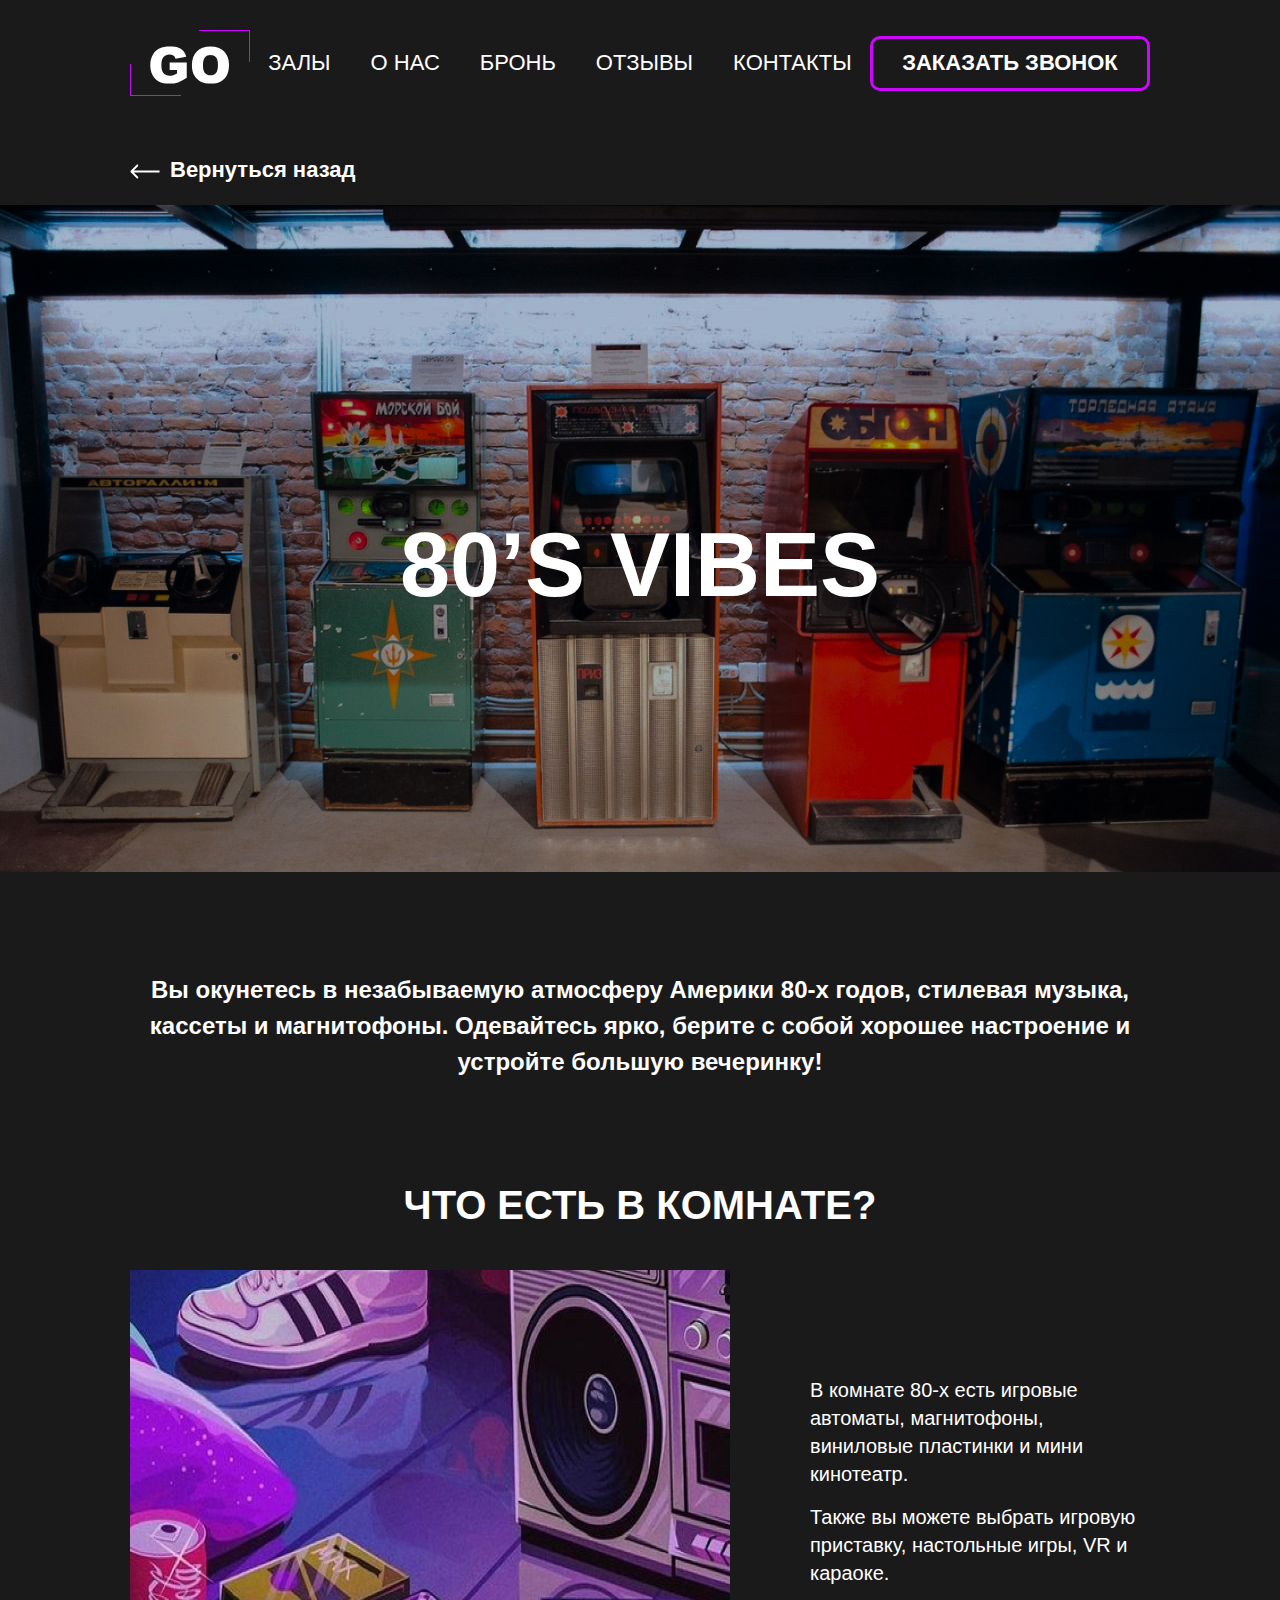
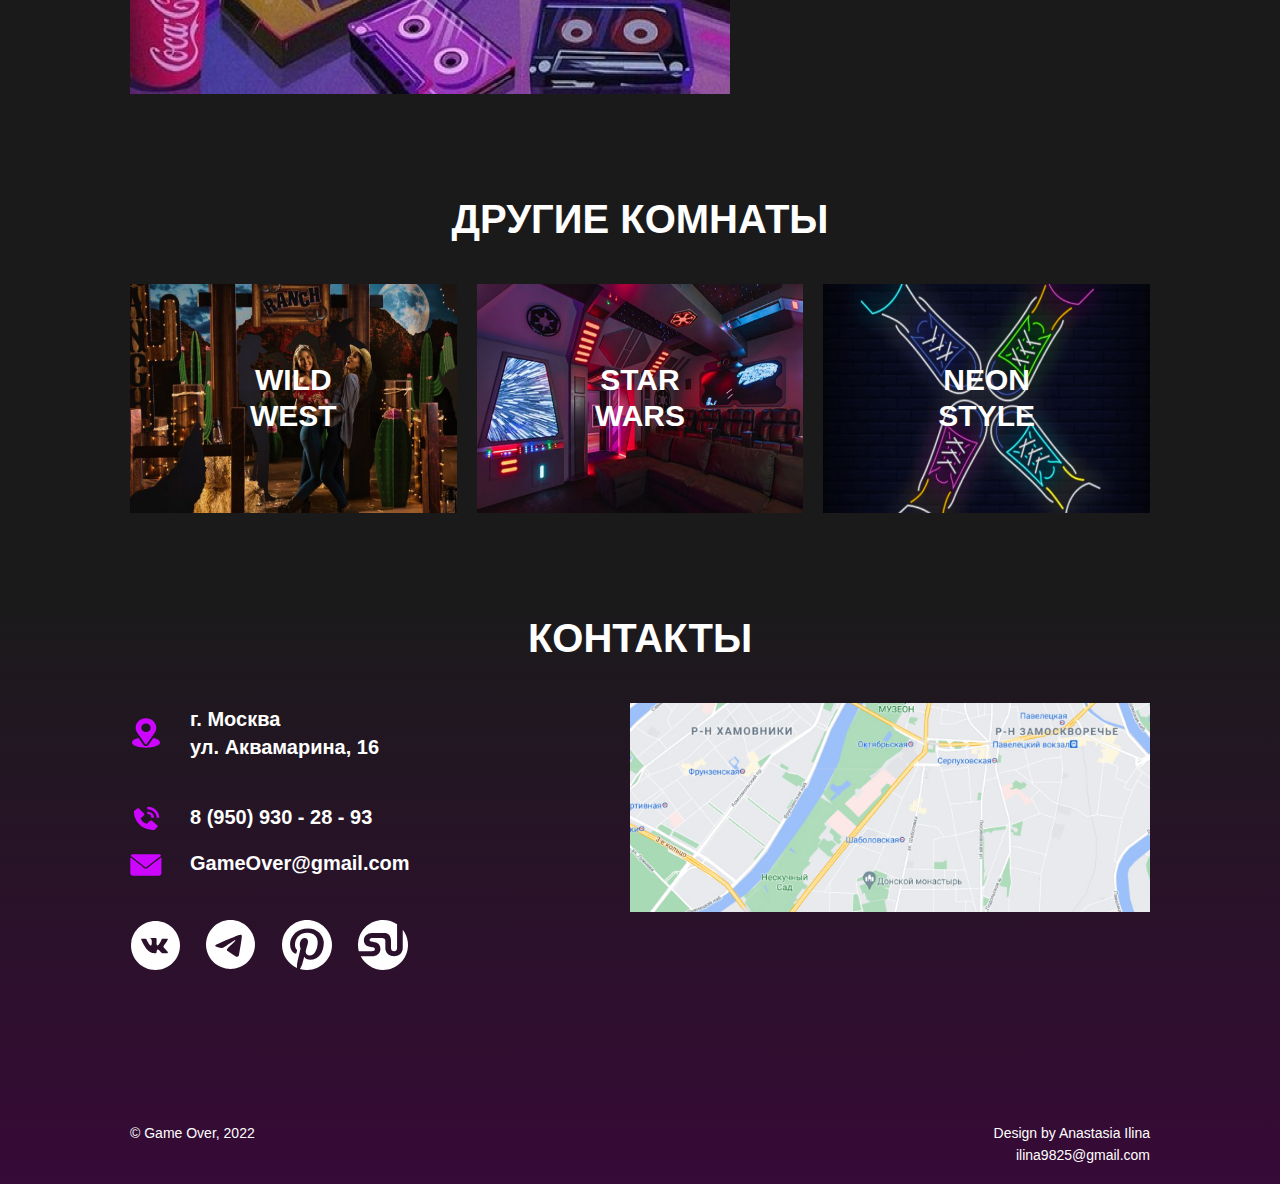
<file: pages/vibes.html>
<!DOCTYPE html>
<html lang="ru">
<head>
  <meta charset="UTF-8">
  <meta name="viewport" content="width=device-width, initial-scale=1.0">
  <link rel="icon" type="image/svg+xml" href="../image/favicon.svg">
  <link rel="icon" type="image/x-icon" href="../image/favicon.ico">
  <link rel="apple-touch-icon" sizes="180x180" href="../image/apple-touch-icon.png">
  <link rel="icon" type="image/png" sizes="32x32" href="../image/favicon-32x32.png">
  <link rel="icon" type="image/png" sizes="16x16" href="../image/favicon-16x16.png">
  <link rel="stylesheet" href="../index.css">
  <title>GO 80’s vibes</title>
</head>
<body class="page">
  <script>
    document.addEventListener('click', event => {    if (event.target.matches('button')) {
      event.target.focus()    }})
  </script>

  <header class="header">
    <div class="container">
      <div class="nav-block">
        <img class="header__burger" src="../icons/burger-menu.svg" alt="бургер меню">
        <img class="header__logo" src="../image/logo.svg" alt="логотип с надписью GO">
        <nav class="navigation">
          <ul class="navigation__list">
            <li class="navigation__item">
              <a class="navigation__link" href="../index.html#rooms">Залы</a>
            </li>
            <li class="navigation__item">
              <a class="navigation__link" href="../index.html#Us">О нас</a>
            </li>
            <li class="navigation__item">
              <a class="navigation__link" href="../index.html#reservation">Бронь</a>
            </li>
            <li class="navigation__item">
              <a class="navigation__link" href="../index.html#review">Отзывы</a>
            </li>
            <li class="navigation__item">
              <a class="navigation__link" href="../index.html#contacts">Контакты</a>
            </li>
          </ul>
        </nav>
        <button class="header__button" type="button">Заказать звонок</button>
      </div>
      <a href="../index.html" class="header__back">Вернуться назад</a>
    </div>
  </header>

  <main>
    <section class="presentation">
      <div class="presentation__container">
        <img src="../image/present__vibes.jpg" class="presentation__img">
        <h1 class="presentation__title">80’s vibes
        </h1>
        <p class="presentation__text">Вы окунетесь в незабываемую атмосферу Америки 80-х годов, стилевая музыка, кассеты и магнитофоны. Одевайтесь ярко, берите с собой хорошее настроение и устройте большую вечеринку!
        </p>
      </div>
    </section>

    <section class="features">
      <div class="container">
        <h2 class="page__title">Что есть в комнате?
        </h2>
        <div class="features__text text-features">
          <img src="../image/vibe.jpg" class="text-features__img" alt="">
          <div class="text-features__content">
            <p  class="text-features__content-desc">В комнате 80-х есть игровые автоматы, магнитофоны, виниловые пластинки и мини кинотеатр.
            </p>
            <p  class="text-features__content-desc">Также вы можете выбрать игровую приставку, настольные игры, VR и караоке.
            </p>
          </div>
        </div>
      </div>
    </section>

    <section class="other">
      <div class="container">
        <h2 class="page__title">Другие комнаты
        </h2>
        <div class="other__preview preview-other">
          <a href="../pages/wildwest.html" class="preview-other__link"><span class="preview-other__link-style">wild west</span>
            <img src="../image/wildwest.jpg" class="other__preview-img" alt="">
          </a>
          <a href="../pages/starwars.html" class="preview-other__link"><span class="preview-other__link-style">star wars</span>
            <img src="../image/starwars.jpg" class="other__preview-img" alt="">
          </a>
          <a href="../pages/neon.html" class="preview-other__link"><span class="preview-other__link-style">neon style</span>
            <img src="../image/neon.jpg" class="other__preview-img" alt="">
          </a>
        </div>
      </div>
    </section>
  </main>

  <footer class="footer footer-style">
    <div class="container">
      <h2 class="contacts-title" id="contacts">Контакты</h2>
      <div class="contacts-wrapper">
        <div class="contacts-block-left">
          <address class="address">
            <ul class="address__list">
              <li class="address__item address__item-moscow">
                <svg class="address__img" width="35" height="32" viewBox="0 0 35 32" fill="none" xmlns="http://www.w3.org/2000/svg">
                  <path d="M17.4815 0C11.338 0 6.21411 4.52938 6.21411 10.3125C6.21411 12.5126 6.93645 14.4745 8.32275 16.3129L16.6192 28.1616C17.0217 28.7376 17.9421 28.7365 18.3437 28.1616L26.6762 16.2726C28.0326 14.5175 28.7488 12.4567 28.7488 10.3125C28.7488 4.62619 23.6943 0 17.4815 0ZM17.4815 15C14.6576 15 12.3599 12.8971 12.3599 10.3125C12.3599 7.72794 14.6576 5.625 17.4815 5.625C20.3053 5.625 22.603 7.72794 22.603 10.3125C22.603 12.8971 20.3053 15 17.4815 15Z" fill="#CD06FF"/>
                  <path d="M25.4891 21.5435L20.3313 28.9239C18.9962 30.829 15.9593 30.8228 14.6306 28.9257L9.46443 21.5454C4.91897 22.5073 2.11688 24.2693 2.11688 26.375C2.11688 30.0289 10.0333 32 17.4815 32C24.9297 32 32.846 30.0289 32.846 26.375C32.846 24.2678 30.0401 22.5048 25.4891 21.5435Z" fill="#CD06FF"/>
                </svg><span class="address__text">г. Москва 
                  ул. Аквамарина, 16</span>
              </li>
              <li class="address__item address__item-tel">
                <svg class="address__img" width="35" height="32" viewBox="0 0 35 32" fill="none" xmlns="http://www.w3.org/2000/svg">
                  <path d="M29.1358 14.6654H32.0494C32.0494 7.82541 26.4072 2.66675 18.9237 2.66675V5.33341C24.8412 5.33341 29.1358 9.25741 29.1358 14.6654Z" fill="#CD06FF"/>
                  <path d="M18.9382 10.6667C22.0019 10.6667 23.3086 11.8627 23.3086 14.6667H26.2222C26.2222 10.3667 23.6364 7.99999 18.9382 7.99999V10.6667ZM23.9234 17.924C23.6435 17.6911 23.2756 17.5669 22.8975 17.5776C22.5194 17.5883 22.1607 17.7331 21.897 17.9813L18.4109 21.2627C17.5718 21.116 15.8848 20.6347 14.1483 19.0493C12.4118 17.4587 11.8859 15.9107 11.73 15.148L15.3123 11.956C15.5839 11.7148 15.7422 11.3864 15.7539 11.0403C15.7656 10.6941 15.6297 10.3574 15.3749 10.1013L9.9921 4.68399C9.73722 4.42714 9.38298 4.27133 9.00462 4.24967C8.62625 4.22801 8.25356 4.3422 7.9657 4.56799L4.80447 7.04933C4.55261 7.28068 4.40228 7.58859 4.382 7.91466C4.36015 8.24799 3.94351 16.144 10.6331 22.2693C16.469 27.6093 23.7792 28 25.7924 28C26.0867 28 26.2674 27.992 26.3154 27.9893C26.6716 27.9711 27.0079 27.8329 27.2594 27.6013L29.9691 24.7067C30.2159 24.4434 30.341 24.1024 30.3176 23.7561C30.2942 23.4098 30.1242 23.0855 29.8438 22.852L23.9234 17.924Z" fill="#CD06FF"/>
                </svg><a class="address__link" href="tel:89509302893">8 (950) 930 - 28 - 93</a>
              </li>
              <li class="address__item">
                <svg class="address__img" width="36" height="32" viewBox="0 0 36 32" fill="none" xmlns="http://www.w3.org/2000/svg">
                  <path d="M1.10021 5.94725C5.89873 9.66669 14.3187 16.2103 16.7934 18.2506C17.1256 18.526 17.4819 18.666 17.8518 18.666C18.221 18.666 18.5767 18.5273 18.9082 18.2533C21.385 16.2109 29.8049 9.66669 34.6035 5.94725C34.9023 5.71612 34.9478 5.30987 34.706 5.02731C34.1468 4.37437 33.3132 4 32.4197 4H3.28396C2.39056 4 1.55684 4.37438 0.997775 5.02738C0.755902 5.30988 0.80145 5.71612 1.10021 5.94725Z" fill="#CD06FF"/>
                  <path d="M34.9108 7.96279C34.6526 7.85279 34.3489 7.89116 34.1341 8.05916C28.8126 12.188 22.0209 17.4804 19.8841 19.2427C18.6847 20.2336 17.0202 20.2336 15.8181 19.2414C13.5405 17.3632 5.91363 11.4289 1.56962 8.0591C1.35335 7.8911 1.04893 7.85404 0.792853 7.96273C0.535411 8.07216 0.370361 8.30785 0.370361 8.5676V25.3332C0.370361 26.804 1.67703 27.9999 3.28396 27.9999H32.4198C34.0267 27.9999 35.3333 26.804 35.3333 25.3332V8.5676C35.3333 8.30785 35.1683 8.07154 34.9108 7.96279Z" fill="#CD06FF"/>
                </svg><a class="address__link" href="mailto:gameover@gmail.com">GameOver@gmail.com</a>
              </li>
            </ul>
          </address>
    
          <div class="social">
            <ul class="social__list">
              <li class="social__item">
                <a class="social__link" href="http://vk.com" target="_blank">
                  <svg width="50" height="50" viewBox="0 0 49 49" fill="currentColor" xmlns="http://www.w3.org/2000/svg">
                    <path d="M24.9999 1C11.7449 1 0.999878 11.745 0.999878 25C0.999878 38.255 11.7449 49 24.9999 49C38.2549 49 48.9999 38.255 48.9999 25C48.9999 11.745 38.2549 1 24.9999 1ZM34.2299 28.0775C34.2299 28.0775 36.3524 30.1725 36.8749 31.145C36.8899 31.165 36.8974 31.185 36.9024 31.195C37.1149 31.5525 37.1649 31.83 37.0599 32.0375C36.8849 32.3825 36.2849 32.5525 36.0799 32.5675H32.3299C32.0699 32.5675 31.5249 32.5 30.8649 32.045C30.3574 31.69 29.8574 31.1075 29.3699 30.54C28.6424 29.695 28.0124 28.965 27.3774 28.965C27.2967 28.9649 27.2166 28.9775 27.1399 29.0025C26.6599 29.1575 26.0449 29.8425 26.0449 31.6675C26.0449 32.2375 25.5949 32.565 25.2774 32.565H23.5599C22.9749 32.565 19.9274 32.36 17.2274 29.5125C13.9224 26.025 10.9474 19.03 10.9224 18.965C10.7349 18.5125 11.1224 18.27 11.5449 18.27H15.3324C15.8374 18.27 16.0024 18.5775 16.1174 18.85C16.2524 19.1675 16.7474 20.43 17.5599 21.85C18.8774 24.165 19.6849 25.105 20.3324 25.105C20.4538 25.1036 20.573 25.0727 20.6799 25.015C21.5249 24.545 21.3674 21.5325 21.3299 20.9075C21.3299 20.79 21.3274 19.56 20.8949 18.97C20.5849 18.5425 20.0574 18.38 19.7374 18.32C19.8669 18.1413 20.0375 17.9964 20.2349 17.8975C20.8149 17.6075 21.8599 17.565 22.8974 17.565H23.4749C24.5999 17.58 24.8899 17.6525 25.2974 17.755C26.1224 17.9525 26.1399 18.485 26.0674 20.3075C26.0449 20.825 26.0224 21.41 26.0224 22.1C26.0224 22.25 26.0149 22.41 26.0149 22.58C25.9899 23.5075 25.9599 24.56 26.6149 24.9925C26.7003 25.0461 26.799 25.0746 26.8999 25.075C27.1274 25.075 27.8124 25.075 29.6674 21.8925C30.2395 20.8681 30.7366 19.8037 31.1549 18.7075C31.1924 18.6425 31.3024 18.4425 31.4324 18.365C31.5283 18.3161 31.6347 18.2912 31.7424 18.2925H36.1949C36.6799 18.2925 37.0124 18.365 37.0749 18.5525C37.1849 18.85 37.0549 19.7575 35.0224 22.51L34.1149 23.7075C32.2724 26.1225 32.2724 26.245 34.2299 28.0775Z" />
                  </svg>
                </a>
              </li>
              <li class="social__item">
                <a class="social__link" href="https://web.telegram.org" target="_blank">
                  <svg width="50" height="50" viewBox="0 0 49 49" fill="currentColor" xmlns="http://www.w3.org/2000/svg">
                    <path d="M47.9999 24C47.9999 30.3652 45.4713 36.4697 40.9704 40.9706C36.4696 45.4714 30.3651 48 23.9999 48C17.6347 48 11.5302 45.4714 7.02932 40.9706C2.52844 36.4697 -0.00012207 30.3652 -0.00012207 24C-0.00012207 17.6348 2.52844 11.5303 7.02932 7.02944C11.5302 2.52856 17.6347 0 23.9999 0C30.3651 0 36.4696 2.52856 40.9704 7.02944C45.4713 11.5303 47.9999 17.6348 47.9999 24ZM24.8609 17.718C22.5269 18.69 17.8589 20.7 10.8629 23.748C9.72888 24.198 9.13188 24.642 9.07788 25.074C8.98788 25.803 9.90288 26.091 11.1479 26.484L11.6729 26.649C12.8969 27.048 14.5469 27.513 15.4019 27.531C16.1819 27.549 17.0489 27.231 18.0059 26.571C24.5429 22.158 27.9179 19.929 28.1279 19.881C28.2779 19.845 28.4879 19.803 28.6259 19.929C28.7669 20.052 28.7519 20.289 28.7369 20.352C28.6469 20.739 25.0559 24.075 23.1989 25.803C22.6199 26.343 22.2089 26.724 22.1249 26.811C21.9399 27 21.7519 27.1861 21.5609 27.369C20.4209 28.467 19.5689 29.289 21.6059 30.633C22.5869 31.281 23.3729 31.812 24.1559 32.346C25.0079 32.928 25.8599 33.507 26.9639 34.233C27.2429 34.413 27.5129 34.608 27.7739 34.794C28.7669 35.502 29.6639 36.138 30.7649 36.036C31.4069 35.976 32.0699 35.376 32.4059 33.576C33.2009 29.325 34.7639 20.118 35.1239 16.323C35.1458 16.0075 35.1328 15.6906 35.0849 15.378C35.0566 15.1258 34.9346 14.8934 34.7429 14.727C34.4699 14.5386 34.1445 14.4409 33.8129 14.448C32.9129 14.463 31.5239 14.946 24.8609 17.718Z" />
                  </svg>
                </a>
              </li>
              <li class="social__item">
                <a class="social__link" href="https://ru.pinterest.com/" target="_blank">
                  <svg width="50" height="50" viewBox="0 0 50 50" fill="currentColor" xmlns="http://www.w3.org/2000/svg">
                    <path d="M25.0005 0C11.1947 0 -0.000152588 11.1936 -0.000152588 25.0006C-0.000152588 35.2378 6.15562 44.0314 14.9646 47.8981C14.8941 46.1526 14.9511 44.0558 15.3998 42.159C15.8806 40.1282 18.6165 28.5359 18.6165 28.5359C18.6165 28.5359 17.8178 26.9397 17.8178 24.5808C17.8178 20.8763 19.9652 18.1077 22.6383 18.1077C24.912 18.1077 26.0107 19.8154 26.0107 21.8609C26.0107 24.1468 24.5537 27.5635 23.8037 30.7327C23.1768 33.3859 25.1338 35.5481 27.7498 35.5481C32.4864 35.5481 35.6761 29.4647 35.6761 22.2558C35.6761 16.7782 31.9864 12.6769 25.2742 12.6769C17.6902 12.6769 12.9659 18.3321 12.9659 24.6487C12.9659 26.8282 13.6082 28.3635 14.6146 29.5513C15.0768 30.0981 15.1409 30.318 14.9736 30.9462C14.8537 31.4058 14.5781 32.5128 14.4646 32.9519C14.2986 33.5853 13.7857 33.8109 13.2127 33.5776C9.71972 32.1513 8.0928 28.3263 8.0928 24.0263C8.0928 16.9237 14.0819 8.40898 25.9601 8.40898C35.5056 8.40898 41.7877 15.316 41.7877 22.732C41.7877 32.5378 36.3351 39.8647 28.2979 39.8647C25.5998 39.8647 23.0607 38.4051 22.1909 36.7487C22.1909 36.7487 20.7396 42.5077 20.4325 43.6218C19.9024 45.5494 18.8646 47.4763 17.9159 48.9769C20.2162 49.6571 22.6024 50.0025 25.0011 50.0026C38.8063 50.0013 49.9998 38.8071 49.9998 25.0006C49.9998 11.1936 38.8063 0 25.0005 0Z" />
                  </svg>
                </a>
              </li>
              <li class="social__item">
                <a class="social__link" href="https://www.stumbleupon.com/" target="_blank">
                  <svg width="50" height="50" viewBox="0 0 50 50" fill="currentColor" xmlns="http://www.w3.org/2000/svg">
                    <path fill-rule="evenodd" clip-rule="evenodd" d="M44.7441 9.66919C48.1583 14.0494 50.0085 19.4463 49.9999 24.9999C49.9999 38.8051 38.805 49.9999 25.0006 49.9999C15.2871 49.9999 6.86597 44.4576 2.72751 36.3647H13.6237C18.816 36.3647 22.4429 33.566 22.4429 29.0923C22.4429 19.6108 11.5051 23.4737 11.5051 20.1089C11.5051 18.4878 12.8057 17.898 15.1858 17.898H22.7692C24.8711 17.898 27.3435 18.275 27.3435 20.5685V28.1243C27.3435 33.5955 31.6159 36.364 36.0441 36.364C40.548 36.364 44.7435 33.5955 44.7435 28.1243V9.66919H44.7441Z" />
                    <path fill-rule="evenodd" clip-rule="evenodd" d="M25.0005 2.43241e-05C30.0173 -0.00698868 34.919 1.50262 39.0626 4.33079V28.3013C39.0626 29.9628 37.7037 31.3224 36.0447 31.3224C34.3838 31.3224 33.0261 29.9628 33.0261 28.3013V21.1186C33.0261 15.3846 30.1242 12.9994 26.3447 12.9994H14.0441C9.59088 12.9994 5.89665 15.834 5.89665 20.3289C5.89665 22.6289 6.8819 25.9994 11.5415 26.8353C15.337 27.5186 16.8351 27.3199 16.8351 29.3506C16.8351 31.3224 14.6261 31.3224 11.7101 31.3224H0.808189C0.269676 29.2582 -0.0019826 27.1334 -0.000143311 25C-0.000143311 11.1981 11.196 2.43241e-05 25.0005 2.43241e-05Z" />
                  </svg>
                </a>
              </li>
            </ul>
          </div>
        </div>
        <div class="contacts-block-right">
          <img class="contacts-block-right-img" src="../image/map.jpg" alt="Расположение Game Over на карте Москвы">
        </div>
      </div>
      <div class="footer__author">
        <p class="footer__copyright">© Game Over, 2022</p>
        <p class="footer__design">Design by Anastasia Ilina</p>
        <p class="footer__email">ilina9825@gmail.com</p>
      </div>
    </div>
  </footer>
</body>
</html>
</file>
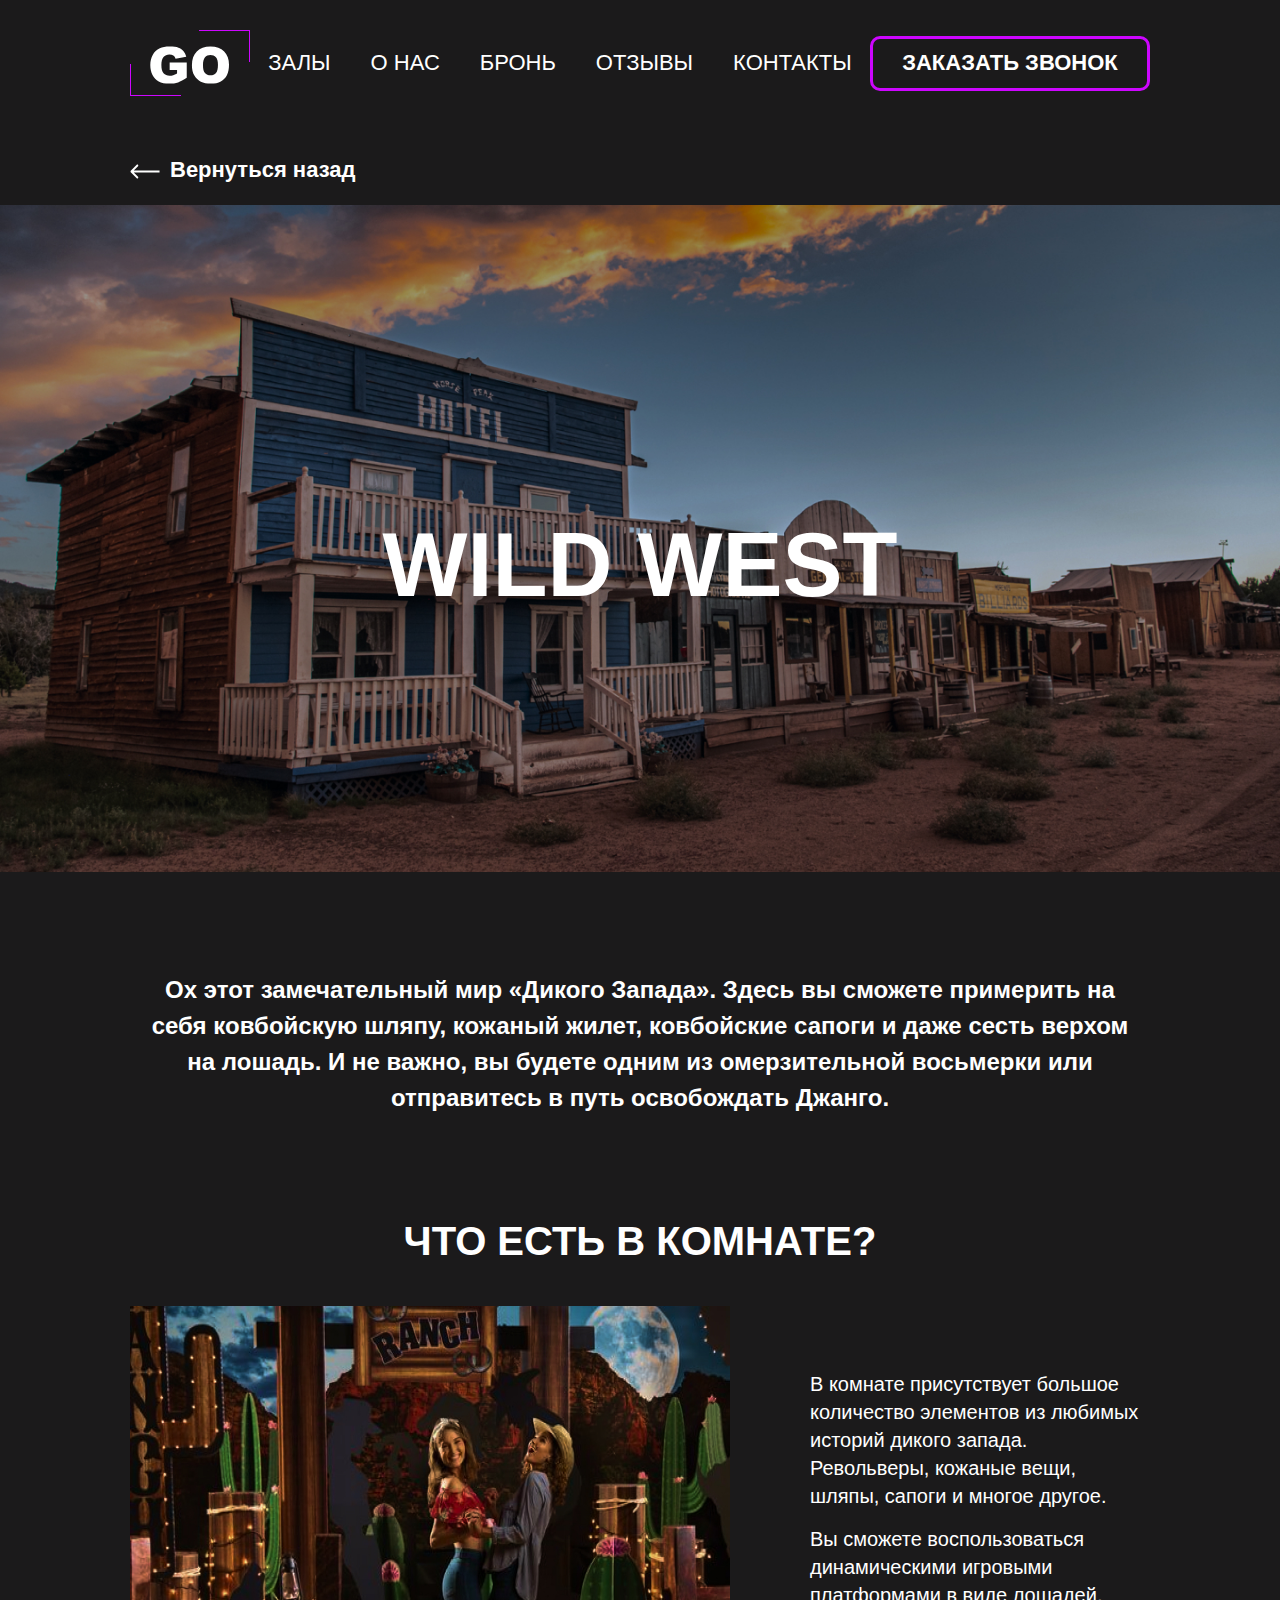
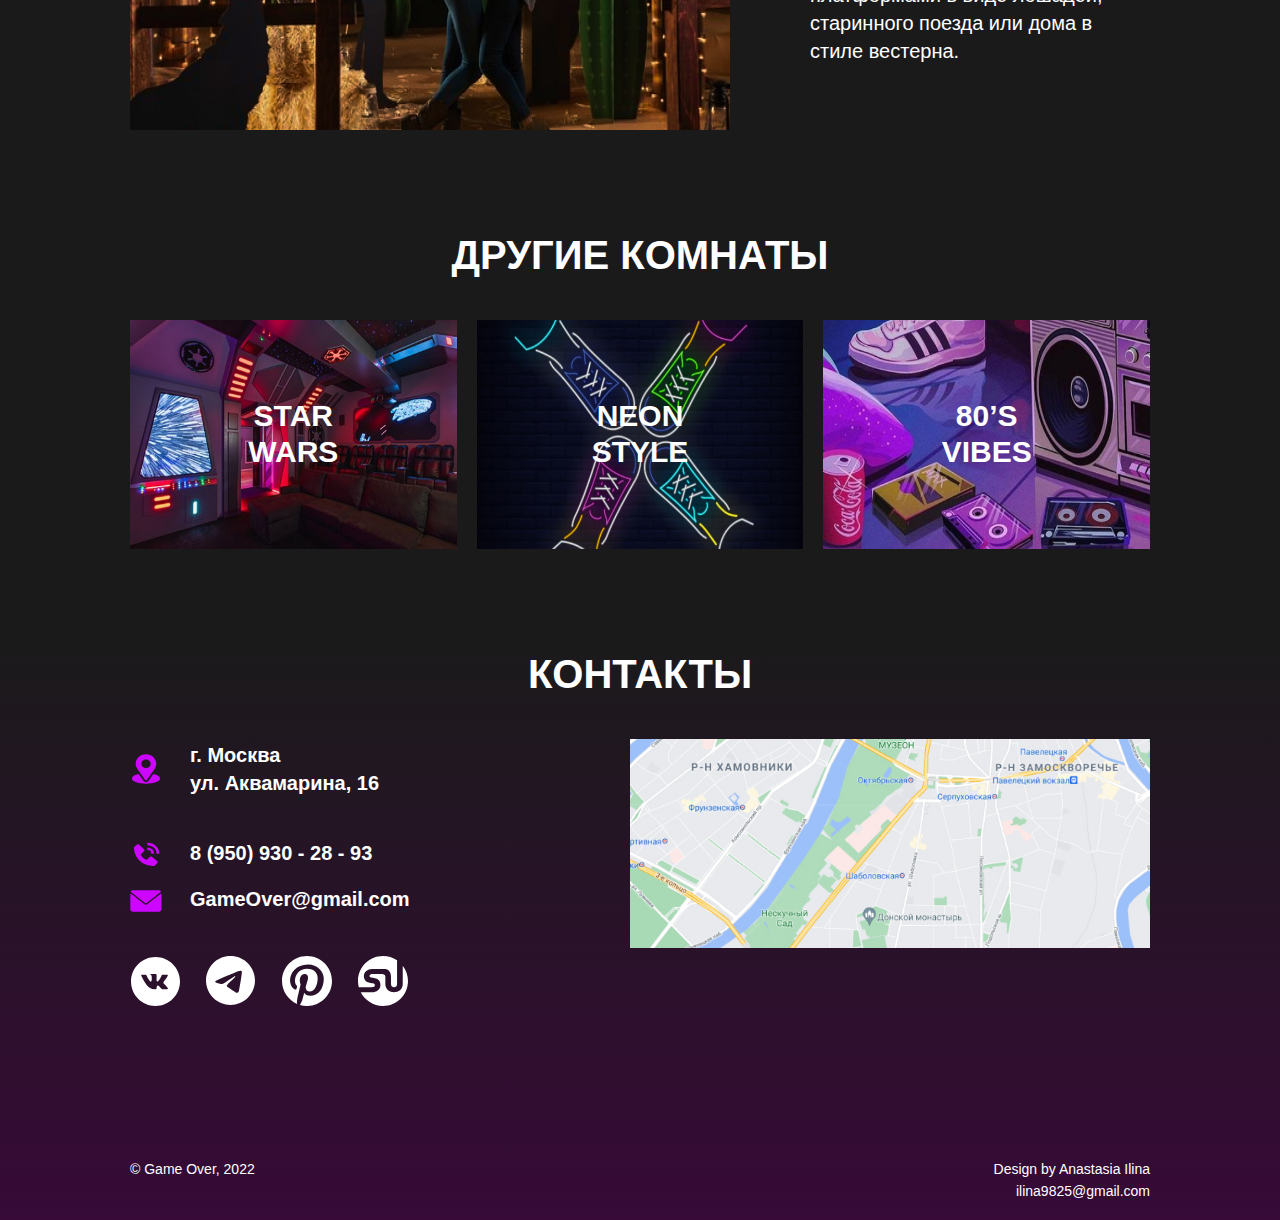
<file: pages/wildwest.html>
<!DOCTYPE html>
<html lang="ru">
<head>
  <meta charset="UTF-8">
  <meta name="viewport" content="width=device-width, initial-scale=1.0">
  <link rel="icon" type="image/svg+xml" href="../image/favicon.svg">
  <link rel="icon" type="image/x-icon" href="../image/favicon.ico">
  <link rel="apple-touch-icon" sizes="180x180" href="../image/apple-touch-icon.png">
  <link rel="icon" type="image/png" sizes="32x32" href="../image/favicon-32x32.png">
  <link rel="icon" type="image/png" sizes="16x16" href="../image/favicon-16x16.png">
  <link rel="stylesheet" href="../index.css">
  <title>GO Wild-West</title>
</head>
<body class="page">
  <script>
    document.addEventListener('click', event => {    if (event.target.matches('button')) {
      event.target.focus()    }})
  </script>

  <header class="header">
    <div class="container">
      <div class="nav-block">
        <img class="header__logo" src="../image/logo.svg" alt="логотип с надписью GO">
        <nav class="navigation">
          <ul class="navigation__list">
            <li class="navigation__item">
              <a class="navigation__link" href="../index.html#rooms">Залы</a>
            </li>
            <li class="navigation__item">
              <a class="navigation__link" href="../index.html#Us">О нас</a>
            </li>
            <li class="navigation__item">
              <a class="navigation__link" href="../index.html#reservation">Бронь</a>
            </li>
            <li class="navigation__item">
              <a class="navigation__link" href="../index.html#review">Отзывы</a>
            </li>
            <li class="navigation__item">
              <a class="navigation__link" href="../index.html#contacts">Контакты</a>
            </li>
          </ul>
        </nav>
        <button class="header__button" type="button">Заказать звонок</button>
      </div>
      <a href="../index.html" class="header__back">Вернуться назад</a>
    </div>
  </header>

  <main>
    <section class="presentation">
      <div class="presentation__container">
        <img src="../image/present__wildwest.jpg" class="presentation__img">
        <h1 class="presentation__title">wild west
        </h1>
        <p class="presentation__text">Ох этот замечательный мир «Дикого Запада». Здесь вы сможете примерить на себя ковбойскую шляпу, кожаный жилет, ковбойские сапоги и даже сесть верхом на лошадь. И не важно, вы будете одним из омерзительной восьмерки или отправитесь в путь освобождать Джанго.
        </p>
      </div>
    </section>

    <section class="features">
      <div class="container">
        <h2 class="page__title">Что есть в комнате?
        </h2>
        <div class="features__text text-features">
          <img src="../image/wildwest.jpg" class="text-features__img" alt="">
          <div class="text-features__content">
            <p  class="text-features__content-desc">В комнате присутствует большое количество элементов из любимых историй дикого запада. Револьверы, кожаные вещи, шляпы, сапоги и многое другое. 
            </p>
            <p  class="text-features__content-desc">Вы сможете воспользоваться динамическими игровыми платформами в виде лошадей, старинного поезда или дома в стиле вестерна. 
            </p>
          </div>
        </div>
      </div>
    </section>

    <section class="other">
      <div class="container">
        <h2 class="page__title">Другие комнаты
        </h2>
        <div class="other__preview preview-other">
          <a href="../pages/starwars.html" class="preview-other__link"><span class="preview-other__link-style">star wars</span>
            <img src="../image/starwars.jpg" class="other__preview-img" alt="">
          </a>
          <a href="../pages/neon.html" class="preview-other__link"><span class="preview-other__link-style">neon style</span>
            <img src="../image/neon.jpg" class="other__preview-img" alt="">
          </a>
          <a href="../pages/vibes.html" class="preview-other__link"><span class="preview-other__link-style">80’s vibes</span>
            <img src="../image/vibe.jpg" class="other__preview-img" alt="">
          </a>
        </div>
      </div>
    </section>
  </main>

  <footer class="footer footer-style">
    <div class="container">
      <h2 class="contacts-title" id="contacts">Контакты</h2>
      <div class="contacts-wrapper">
        <div class="contacts-block-left">
          <address class="address">
            <ul class="address__list">
              <li class="address__item address__item-moscow">
                <svg class="address__img" width="35" height="32" viewBox="0 0 35 32" fill="none" xmlns="http://www.w3.org/2000/svg">
                  <path d="M17.4815 0C11.338 0 6.21411 4.52938 6.21411 10.3125C6.21411 12.5126 6.93645 14.4745 8.32275 16.3129L16.6192 28.1616C17.0217 28.7376 17.9421 28.7365 18.3437 28.1616L26.6762 16.2726C28.0326 14.5175 28.7488 12.4567 28.7488 10.3125C28.7488 4.62619 23.6943 0 17.4815 0ZM17.4815 15C14.6576 15 12.3599 12.8971 12.3599 10.3125C12.3599 7.72794 14.6576 5.625 17.4815 5.625C20.3053 5.625 22.603 7.72794 22.603 10.3125C22.603 12.8971 20.3053 15 17.4815 15Z" fill="#CD06FF"/>
                  <path d="M25.4891 21.5435L20.3313 28.9239C18.9962 30.829 15.9593 30.8228 14.6306 28.9257L9.46443 21.5454C4.91897 22.5073 2.11688 24.2693 2.11688 26.375C2.11688 30.0289 10.0333 32 17.4815 32C24.9297 32 32.846 30.0289 32.846 26.375C32.846 24.2678 30.0401 22.5048 25.4891 21.5435Z" fill="#CD06FF"/>
                </svg><span class="address__text">г. Москва 
                  ул. Аквамарина, 16</span>
              </li>
              <li class="address__item address__item-tel">
                <svg class="address__img" width="35" height="32" viewBox="0 0 35 32" fill="none" xmlns="http://www.w3.org/2000/svg">
                  <path d="M29.1358 14.6654H32.0494C32.0494 7.82541 26.4072 2.66675 18.9237 2.66675V5.33341C24.8412 5.33341 29.1358 9.25741 29.1358 14.6654Z" fill="#CD06FF"/>
                  <path d="M18.9382 10.6667C22.0019 10.6667 23.3086 11.8627 23.3086 14.6667H26.2222C26.2222 10.3667 23.6364 7.99999 18.9382 7.99999V10.6667ZM23.9234 17.924C23.6435 17.6911 23.2756 17.5669 22.8975 17.5776C22.5194 17.5883 22.1607 17.7331 21.897 17.9813L18.4109 21.2627C17.5718 21.116 15.8848 20.6347 14.1483 19.0493C12.4118 17.4587 11.8859 15.9107 11.73 15.148L15.3123 11.956C15.5839 11.7148 15.7422 11.3864 15.7539 11.0403C15.7656 10.6941 15.6297 10.3574 15.3749 10.1013L9.9921 4.68399C9.73722 4.42714 9.38298 4.27133 9.00462 4.24967C8.62625 4.22801 8.25356 4.3422 7.9657 4.56799L4.80447 7.04933C4.55261 7.28068 4.40228 7.58859 4.382 7.91466C4.36015 8.24799 3.94351 16.144 10.6331 22.2693C16.469 27.6093 23.7792 28 25.7924 28C26.0867 28 26.2674 27.992 26.3154 27.9893C26.6716 27.9711 27.0079 27.8329 27.2594 27.6013L29.9691 24.7067C30.2159 24.4434 30.341 24.1024 30.3176 23.7561C30.2942 23.4098 30.1242 23.0855 29.8438 22.852L23.9234 17.924Z" fill="#CD06FF"/>
                </svg><a class="address__link" href="tel:89509302893">8 (950) 930 - 28 - 93</a>
              </li>
              <li class="address__item">
                <svg class="address__img" width="36" height="32" viewBox="0 0 36 32" fill="none" xmlns="http://www.w3.org/2000/svg">
                  <path d="M1.10021 5.94725C5.89873 9.66669 14.3187 16.2103 16.7934 18.2506C17.1256 18.526 17.4819 18.666 17.8518 18.666C18.221 18.666 18.5767 18.5273 18.9082 18.2533C21.385 16.2109 29.8049 9.66669 34.6035 5.94725C34.9023 5.71612 34.9478 5.30987 34.706 5.02731C34.1468 4.37437 33.3132 4 32.4197 4H3.28396C2.39056 4 1.55684 4.37438 0.997775 5.02738C0.755902 5.30988 0.80145 5.71612 1.10021 5.94725Z" fill="#CD06FF"/>
                  <path d="M34.9108 7.96279C34.6526 7.85279 34.3489 7.89116 34.1341 8.05916C28.8126 12.188 22.0209 17.4804 19.8841 19.2427C18.6847 20.2336 17.0202 20.2336 15.8181 19.2414C13.5405 17.3632 5.91363 11.4289 1.56962 8.0591C1.35335 7.8911 1.04893 7.85404 0.792853 7.96273C0.535411 8.07216 0.370361 8.30785 0.370361 8.5676V25.3332C0.370361 26.804 1.67703 27.9999 3.28396 27.9999H32.4198C34.0267 27.9999 35.3333 26.804 35.3333 25.3332V8.5676C35.3333 8.30785 35.1683 8.07154 34.9108 7.96279Z" fill="#CD06FF"/>
                </svg><a class="address__link" href="mailto:gameover@gmail.com">GameOver@gmail.com</a>
              </li>
            </ul>
          </address>
    
          <div class="social">
            <ul class="social__list">
              <li class="social__item">
                <a class="social__link" href="http://vk.com" target="_blank">
                  <svg width="50" height="50" viewBox="0 0 49 49" fill="currentColor" xmlns="http://www.w3.org/2000/svg">
                    <path d="M24.9999 1C11.7449 1 0.999878 11.745 0.999878 25C0.999878 38.255 11.7449 49 24.9999 49C38.2549 49 48.9999 38.255 48.9999 25C48.9999 11.745 38.2549 1 24.9999 1ZM34.2299 28.0775C34.2299 28.0775 36.3524 30.1725 36.8749 31.145C36.8899 31.165 36.8974 31.185 36.9024 31.195C37.1149 31.5525 37.1649 31.83 37.0599 32.0375C36.8849 32.3825 36.2849 32.5525 36.0799 32.5675H32.3299C32.0699 32.5675 31.5249 32.5 30.8649 32.045C30.3574 31.69 29.8574 31.1075 29.3699 30.54C28.6424 29.695 28.0124 28.965 27.3774 28.965C27.2967 28.9649 27.2166 28.9775 27.1399 29.0025C26.6599 29.1575 26.0449 29.8425 26.0449 31.6675C26.0449 32.2375 25.5949 32.565 25.2774 32.565H23.5599C22.9749 32.565 19.9274 32.36 17.2274 29.5125C13.9224 26.025 10.9474 19.03 10.9224 18.965C10.7349 18.5125 11.1224 18.27 11.5449 18.27H15.3324C15.8374 18.27 16.0024 18.5775 16.1174 18.85C16.2524 19.1675 16.7474 20.43 17.5599 21.85C18.8774 24.165 19.6849 25.105 20.3324 25.105C20.4538 25.1036 20.573 25.0727 20.6799 25.015C21.5249 24.545 21.3674 21.5325 21.3299 20.9075C21.3299 20.79 21.3274 19.56 20.8949 18.97C20.5849 18.5425 20.0574 18.38 19.7374 18.32C19.8669 18.1413 20.0375 17.9964 20.2349 17.8975C20.8149 17.6075 21.8599 17.565 22.8974 17.565H23.4749C24.5999 17.58 24.8899 17.6525 25.2974 17.755C26.1224 17.9525 26.1399 18.485 26.0674 20.3075C26.0449 20.825 26.0224 21.41 26.0224 22.1C26.0224 22.25 26.0149 22.41 26.0149 22.58C25.9899 23.5075 25.9599 24.56 26.6149 24.9925C26.7003 25.0461 26.799 25.0746 26.8999 25.075C27.1274 25.075 27.8124 25.075 29.6674 21.8925C30.2395 20.8681 30.7366 19.8037 31.1549 18.7075C31.1924 18.6425 31.3024 18.4425 31.4324 18.365C31.5283 18.3161 31.6347 18.2912 31.7424 18.2925H36.1949C36.6799 18.2925 37.0124 18.365 37.0749 18.5525C37.1849 18.85 37.0549 19.7575 35.0224 22.51L34.1149 23.7075C32.2724 26.1225 32.2724 26.245 34.2299 28.0775Z" />
                  </svg>
                </a>
              </li>
              <li class="social__item">
                <a class="social__link" href="https://web.telegram.org" target="_blank">
                  <svg width="50" height="50" viewBox="0 0 49 49" fill="currentColor" xmlns="http://www.w3.org/2000/svg">
                    <path d="M47.9999 24C47.9999 30.3652 45.4713 36.4697 40.9704 40.9706C36.4696 45.4714 30.3651 48 23.9999 48C17.6347 48 11.5302 45.4714 7.02932 40.9706C2.52844 36.4697 -0.00012207 30.3652 -0.00012207 24C-0.00012207 17.6348 2.52844 11.5303 7.02932 7.02944C11.5302 2.52856 17.6347 0 23.9999 0C30.3651 0 36.4696 2.52856 40.9704 7.02944C45.4713 11.5303 47.9999 17.6348 47.9999 24ZM24.8609 17.718C22.5269 18.69 17.8589 20.7 10.8629 23.748C9.72888 24.198 9.13188 24.642 9.07788 25.074C8.98788 25.803 9.90288 26.091 11.1479 26.484L11.6729 26.649C12.8969 27.048 14.5469 27.513 15.4019 27.531C16.1819 27.549 17.0489 27.231 18.0059 26.571C24.5429 22.158 27.9179 19.929 28.1279 19.881C28.2779 19.845 28.4879 19.803 28.6259 19.929C28.7669 20.052 28.7519 20.289 28.7369 20.352C28.6469 20.739 25.0559 24.075 23.1989 25.803C22.6199 26.343 22.2089 26.724 22.1249 26.811C21.9399 27 21.7519 27.1861 21.5609 27.369C20.4209 28.467 19.5689 29.289 21.6059 30.633C22.5869 31.281 23.3729 31.812 24.1559 32.346C25.0079 32.928 25.8599 33.507 26.9639 34.233C27.2429 34.413 27.5129 34.608 27.7739 34.794C28.7669 35.502 29.6639 36.138 30.7649 36.036C31.4069 35.976 32.0699 35.376 32.4059 33.576C33.2009 29.325 34.7639 20.118 35.1239 16.323C35.1458 16.0075 35.1328 15.6906 35.0849 15.378C35.0566 15.1258 34.9346 14.8934 34.7429 14.727C34.4699 14.5386 34.1445 14.4409 33.8129 14.448C32.9129 14.463 31.5239 14.946 24.8609 17.718Z" />
                  </svg>
                </a>
              </li>
              <li class="social__item">
                <a class="social__link" href="https://ru.pinterest.com/" target="_blank">
                  <svg width="50" height="50" viewBox="0 0 50 50" fill="currentColor" xmlns="http://www.w3.org/2000/svg">
                    <path d="M25.0005 0C11.1947 0 -0.000152588 11.1936 -0.000152588 25.0006C-0.000152588 35.2378 6.15562 44.0314 14.9646 47.8981C14.8941 46.1526 14.9511 44.0558 15.3998 42.159C15.8806 40.1282 18.6165 28.5359 18.6165 28.5359C18.6165 28.5359 17.8178 26.9397 17.8178 24.5808C17.8178 20.8763 19.9652 18.1077 22.6383 18.1077C24.912 18.1077 26.0107 19.8154 26.0107 21.8609C26.0107 24.1468 24.5537 27.5635 23.8037 30.7327C23.1768 33.3859 25.1338 35.5481 27.7498 35.5481C32.4864 35.5481 35.6761 29.4647 35.6761 22.2558C35.6761 16.7782 31.9864 12.6769 25.2742 12.6769C17.6902 12.6769 12.9659 18.3321 12.9659 24.6487C12.9659 26.8282 13.6082 28.3635 14.6146 29.5513C15.0768 30.0981 15.1409 30.318 14.9736 30.9462C14.8537 31.4058 14.5781 32.5128 14.4646 32.9519C14.2986 33.5853 13.7857 33.8109 13.2127 33.5776C9.71972 32.1513 8.0928 28.3263 8.0928 24.0263C8.0928 16.9237 14.0819 8.40898 25.9601 8.40898C35.5056 8.40898 41.7877 15.316 41.7877 22.732C41.7877 32.5378 36.3351 39.8647 28.2979 39.8647C25.5998 39.8647 23.0607 38.4051 22.1909 36.7487C22.1909 36.7487 20.7396 42.5077 20.4325 43.6218C19.9024 45.5494 18.8646 47.4763 17.9159 48.9769C20.2162 49.6571 22.6024 50.0025 25.0011 50.0026C38.8063 50.0013 49.9998 38.8071 49.9998 25.0006C49.9998 11.1936 38.8063 0 25.0005 0Z" />
                  </svg>
                </a>
              </li>
              <li class="social__item">
                <a class="social__link" href="https://www.stumbleupon.com/" target="_blank">
                  <svg width="50" height="50" viewBox="0 0 50 50" fill="currentColor" xmlns="http://www.w3.org/2000/svg">
                    <path fill-rule="evenodd" clip-rule="evenodd" d="M44.7441 9.66919C48.1583 14.0494 50.0085 19.4463 49.9999 24.9999C49.9999 38.8051 38.805 49.9999 25.0006 49.9999C15.2871 49.9999 6.86597 44.4576 2.72751 36.3647H13.6237C18.816 36.3647 22.4429 33.566 22.4429 29.0923C22.4429 19.6108 11.5051 23.4737 11.5051 20.1089C11.5051 18.4878 12.8057 17.898 15.1858 17.898H22.7692C24.8711 17.898 27.3435 18.275 27.3435 20.5685V28.1243C27.3435 33.5955 31.6159 36.364 36.0441 36.364C40.548 36.364 44.7435 33.5955 44.7435 28.1243V9.66919H44.7441Z" />
                    <path fill-rule="evenodd" clip-rule="evenodd" d="M25.0005 2.43241e-05C30.0173 -0.00698868 34.919 1.50262 39.0626 4.33079V28.3013C39.0626 29.9628 37.7037 31.3224 36.0447 31.3224C34.3838 31.3224 33.0261 29.9628 33.0261 28.3013V21.1186C33.0261 15.3846 30.1242 12.9994 26.3447 12.9994H14.0441C9.59088 12.9994 5.89665 15.834 5.89665 20.3289C5.89665 22.6289 6.8819 25.9994 11.5415 26.8353C15.337 27.5186 16.8351 27.3199 16.8351 29.3506C16.8351 31.3224 14.6261 31.3224 11.7101 31.3224H0.808189C0.269676 29.2582 -0.0019826 27.1334 -0.000143311 25C-0.000143311 11.1981 11.196 2.43241e-05 25.0005 2.43241e-05Z" />
                  </svg>
                </a>
              </li>
            </ul>
          </div>
        </div>
        <div class="contacts-block-right">
          <img class="contacts-block-right-img" src="../image/map.jpg" alt="Расположение Game Over на карте Москвы">
        </div>
      </div>
      <div class="footer__author">
        <p class="footer__copyright">© Game Over, 2022</p>
        <p class="footer__design">Design by Anastasia Ilina</p>
        <p class="footer__email">ilina9825@gmail.com</p>
      </div>
    </div>
  </footer>
</body>
</html>
</file>
<file: index.css>
@import url("css/var.css");
@import url("css/normalize.css");
@import url("css/style.css");
@import url("css/header.css");
@import url("css/section-one.css");
@import url("css/options.css");
@import url("css/rooms.css");
@import url("css/reserv.css");
@import url("css/about_us.css");
@import url("css/review.css");
@import url("css/faq.css");
@import url("css/footer.css");
@import url("css/room-pages.css");
</file>
